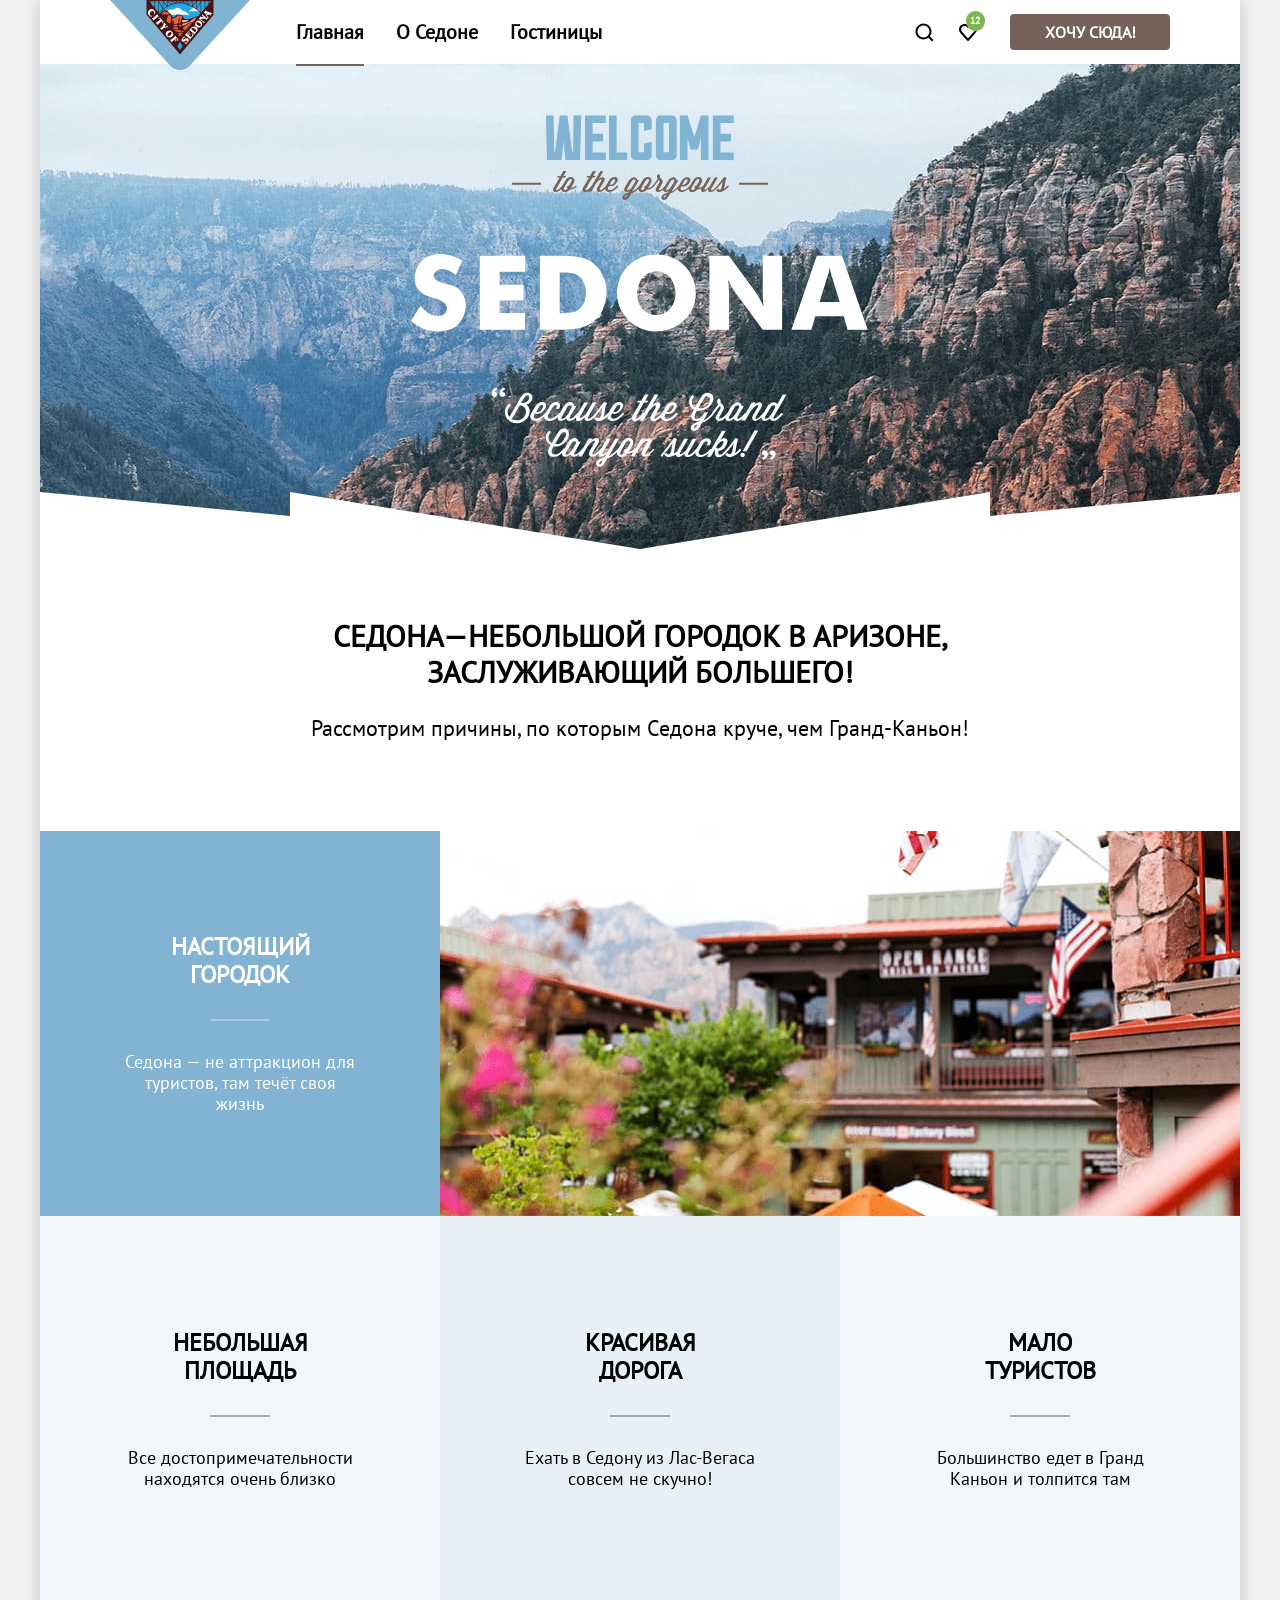
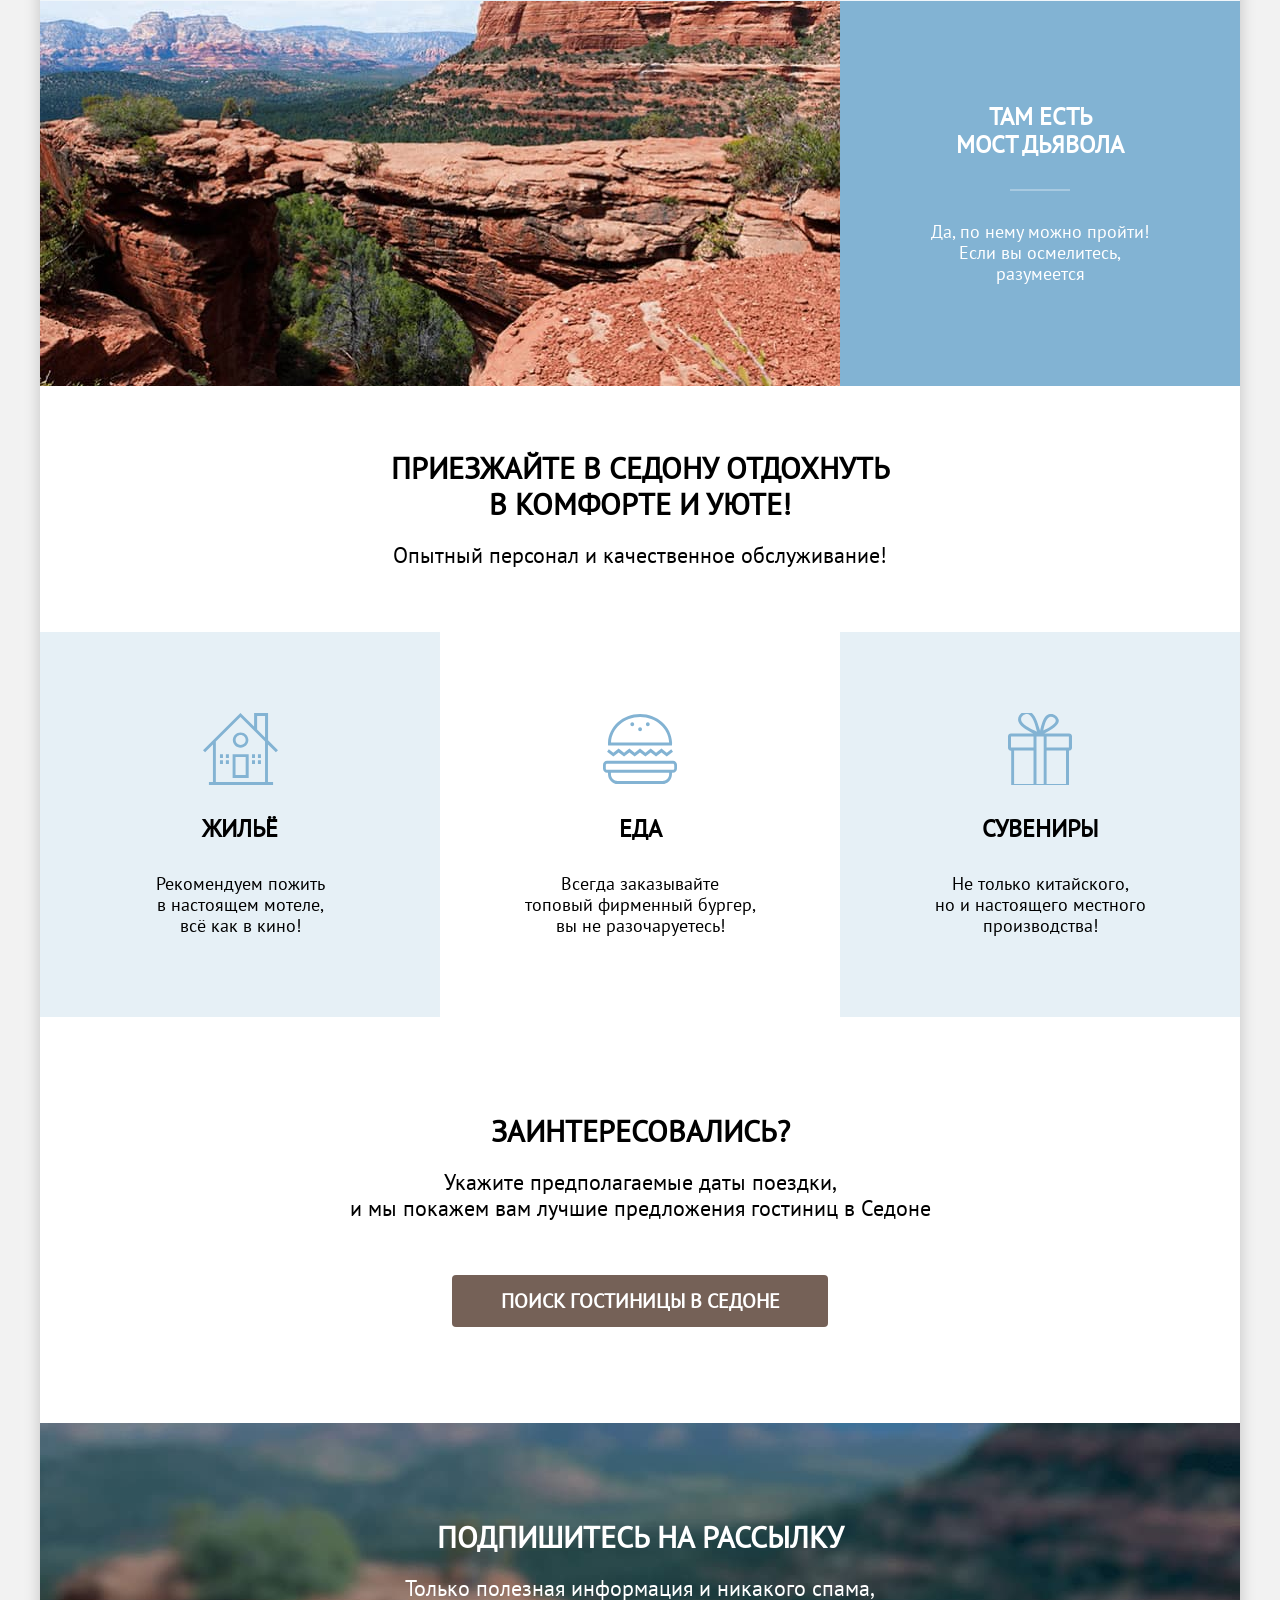
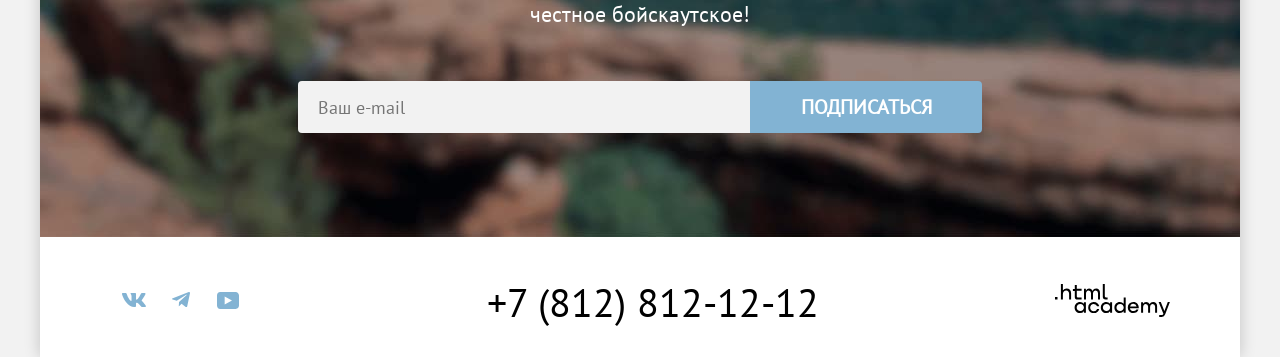
<file: index.html>
<!DOCTYPE html>
<html lang="ru">

<head>
  <meta charset="utf-8">
  <link rel="stylesheet" href="styles/styles.css">
  <title>Седона</title>
  <link rel="icon" href="favicon.svg" sizes="32x32">
</head>

<body>
  <header class="page_header">
    <nav class="navigation">
      <a class="navigation_logo" href="index.html">
        <img class="navigation_logo_img" src="images/header_logo.svg" width="140" height="70" alt="Логотип Седоны">
      </a>

      <!-- Блок навигации -->

      <ul class="navigation_list">
        <li class="navigation_item">
          <a class="navigation_link navigation_link_current" href="index.html" aria-current="page">Главная</a>
        </li>
        <li class="navigation_item">
          <a class="navigation_link" href="#">О Седоне</a>
        </li>
        <li class="navigation_item">
          <a class="navigation_link" href="catalog.html">Гостиницы</a>
        </li>
      </ul>

      <!-- Блок пользователя -->

      <ul class="navigation_user">
        <li class="navigation_item">
          <a class="navigation_link search" href="#">
            <svg class="icon_svg" aria-hidden="true" focusable="false" xmlns="http://www.w3.org/2000/svg" width="20" height="20" fill="none" viewBox="0 0 20 20">
              <path fill="#000" d="m19.5 18.008-3.7-3.68c1-1.292 1.7-2.983 1.7-4.872 0-4.376-3.6-7.956-8-7.956s-8 3.68-8 8.055c0 4.376 3.6 7.956 8 7.956 1.8 0 3.5-.597 4.9-1.69l3.7 3.679zm-10-2.486c-3.3 0-6-2.685-6-5.967s2.7-5.967 6-5.967 6 2.685 6 5.967-2.7 5.967-6 5.967"/>
            </svg>
            <span class="visually_hidden">Поиск</span>
          </a>
        </li>
        <li class="navigation_item">
          <a class="navigation_link favourite" href="#">
            <svg class="icon_svg" aria-hidden="true" focusable="false" width="20" height="20" viewBox="0 0 20 20" fill="none" xmlns="http://www.w3.org/2000/svg">
              <path d="M9.9 19C9.6 19 9.3 18.9 9.1 18.6C3.7 12.5 2.4 11.1 2.1 10.7C1.4 9.8 1 8.6 1 7.4C1 4.4 3.4 2 6.5 2C7.8 2 9 2.5 10 3.3C11 2.5 12.3 2 13.5 2C16.5 2 19 4.4 19 7.4C19 8.7 18.5 9.9 17.7 10.8L10.7 18.7C10.5 18.9 10.3 19 9.9 19ZM3.9 9.5C4.2 9.9 7.4 13.5 10 16.4L16.2 9.4C16.7 8.9 16.9 8.2 16.9 7.4C16.9 5.6 15.4 4.1 13.6 4.1C12.6 4.1 11.6 4.6 10.9 5.4C10.6 5.7 10.3 5.8 10 5.8C9.7 5.8 9.4 5.6 9.2 5.4C8.5 4.6 7.5 4.1 6.5 4.1C4.7 4.1 3.2 5.6 3.2 7.4C3.1 8.3 3.5 9 3.9 9.5C3.8 9.5 3.8 9.5 3.9 9.5Z" fill="black"/>
            </svg>
            <span class="visually_hidden">Отелей в избранном:</span>
            <span class="favourites_counter">12</span>
          </a>

          <div class="popover popover_favourite">
            <div class="popover_content">
              <h2 class="popover_title">Отели в избранном</h2>

              <button type="button" class="popover_close_button">
                <svg class="icon_svg popover_favourite_svg" aria-hidden="true" focusable="false" width="20" height="20" viewBox="0 0 20 20" fill="none" xmlns="http://www.w3.org/2000/svg">
                  <path d="M9.9 19C9.6 19 9.3 18.9 9.1 18.6C3.7 12.5 2.4 11.1 2.1 10.7C1.4 9.8 1 8.6 1 7.4C1 4.4 3.4 2 6.5 2C7.8 2 9 2.5 10 3.3C11 2.5 12.3 2 13.5 2C16.5 2 19 4.4 19 7.4C19 8.7 18.5 9.9 17.7 10.8L10.7 18.7C10.5 18.9 10.3 19 9.9 19ZM3.9 9.5C4.2 9.9 7.4 13.5 10 16.4L16.2 9.4C16.7 8.9 16.9 8.2 16.9 7.4C16.9 5.6 15.4 4.1 13.6 4.1C12.6 4.1 11.6 4.6 10.9 5.4C10.6 5.7 10.3 5.8 10 5.8C9.7 5.8 9.4 5.6 9.2 5.4C8.5 4.6 7.5 4.1 6.5 4.1C4.7 4.1 3.2 5.6 3.2 7.4C3.1 8.3 3.5 9 3.9 9.5C3.8 9.5 3.8 9.5 3.9 9.5Z" fill="black"/>
                </svg>
                <span class="visually_hidden">Отелей в избранном:</span>
                <span class="favourites_counter popover_favourite_counter">3</span>
                <span class="visually_hidden">Скрыть поповер</span>
              </button>

              <ul class="popover_favourite_list">
                <li class="popover_favourite_item">
                  <a href="#" class="popover_favourite_item_link_title">
                    <h3 class="popover_favourite_item_title">Azimut hotel</h3>
                  </a>
                  <span class="popover_favourite_item_price">Номер от 2000 ₽</span>
                  <button class="button_delete_favourite" type="button">
                    <svg xmlns="http://www.w3.org/2000/svg" width="16" height="16" viewBox="0 0 16 16"><g clip-path="url(#a)"><path fill-rule="evenodd" d="m3.42 1 .283-.496L3.991 0h8.018l.288.504.284.496h3.048l-.136 1.12-1.577 13-.107.88H2.191l-.107-.88-1.577-13L.372 1H3.42m.543 13L2.63 3h10.743l-1.335 11zm5.04-9.071-.5 7 1.995.142.5-7zm-3.5 7.142-.5-7 1.995-.142.5 7z" clip-rule="evenodd"/></g><defs><clipPath id="a"><path fill="#fff" d="M0 0h16v16H0z"/></clipPath></defs></svg>
                    <span class="visually_hidden">Удалить из избранного</span>
                  </button>
                </li>

                <li class="popover_favourite_item">
                  <a href="#" class="popover_favourite_item_link_title">
                    <h3 class="popover_favourite_item_title">Villas at Poco Diablo</h3>
                  </a>
                  <span class="popover_favourite_item_price">Номер от 5000 ₽</span>
                  <button class="button_delete_favourite" type="button">
                    <svg xmlns="http://www.w3.org/2000/svg" width="16" height="16" viewBox="0 0 16 16"><g clip-path="url(#a)"><path fill-rule="evenodd" d="m3.42 1 .283-.496L3.991 0h8.018l.288.504.284.496h3.048l-.136 1.12-1.577 13-.107.88H2.191l-.107-.88-1.577-13L.372 1H3.42m.543 13L2.63 3h10.743l-1.335 11zm5.04-9.071-.5 7 1.995.142.5-7zm-3.5 7.142-.5-7 1.995-.142.5 7z" clip-rule="evenodd"/></g><defs><clipPath id="a"><path fill="#fff" d="M0 0h16v16H0z"/></clipPath></defs></svg>
                    <span class="visually_hidden">Удалить из избранного</span>
                  </button>
                </li>

                <li class="popover_favourite_item">
                  <a href="#" class="popover_favourite_item_link_title">
                    <h3 class="popover_favourite_item_title">Amara Resort &amp; Spa</h3>
                  </a>
                  <span class="popover_favourite_item_price">Номер от 4000 ₽</span>
                  <button class="button_delete_favourite" type="button">
                    <svg xmlns="http://www.w3.org/2000/svg" width="16" height="16" viewBox="0 0 16 16"><g clip-path="url(#a)"><path fill-rule="evenodd" d="m3.42 1 .283-.496L3.991 0h8.018l.288.504.284.496h3.048l-.136 1.12-1.577 13-.107.88H2.191l-.107-.88-1.577-13L.372 1H3.42m.543 13L2.63 3h10.743l-1.335 11zm5.04-9.071-.5 7 1.995.142.5-7zm-3.5 7.142-.5-7 1.995-.142.5 7z" clip-rule="evenodd"/></g><defs><clipPath id="a"><path fill="#fff" d="M0 0h16v16H0z"/></clipPath></defs></svg>
                    <span class="visually_hidden">Удалить из избранного</span>
                  </button>
                </li>
              </ul>
            </div>
          </div>

        </li>
        <a class="navigation_button button_brown" href="#">
          <span>Хочу сюда!</span>
        </a>
      </ul>
    </nav>
  </header>

  <main class="main_container main_page">

    <!-- Приветствие -->

    <section class="page_welcome">
      <h1 class="visually_hidden">Сайт города Седона</h1>
      <img class="welcome" src="images/welcome.svg" width="458" height="352" alt="Welcome to the gorgeous Sedona, because the Grand Canyon sucks!">
    </section>

    <!-- Преимущества -->

    <section class="advantages">

      <div class="advantages_title_wrap">
        <h2 class="advantages_title block_title">Седона—небольшой городок в Аризоне,<br> заслуживающий большего!</h2>
        <p class="advantages_description block_description">Рассмотрим причины, по которым Седона круче, чем Гранд-Каньон!</p>
      </div>

      <ul class="advantages_list">
        <li class="advantages_item advantages_item_blue">
          <div class="advantages_wrap">
            <h3 class="advantages_item_title item_title item_title_img">Настоящий<br> городок</h3>
            <p class="advantages_item_description item_description">Седона — не аттракцион для<br> туристов, там течёт своя<br> жизнь</p>
          </div>
        </li>
        <img class="advantages_img_1" src="images/street.jpg" width="800" height="385" alt="Улица Седоны">

          <li class="advantages_item advantages_item_light">
            <div class="advantages_wrap">
              <h3 class="advantages_item_title item_title">Небольшая<br> площадь</h3>
              <p class="advantages_item_description item_description">Все достопримечательности<br> находятся очень близко</p>
            </div>
          </li>
          <li class="advantages_item advantages_item_light_blue">
            <div class="advantages_wrap">
              <h3 class="advantages_item_title item_title">Красивая<br> дорога</h3>
              <p class="advantages_item_description item_description">Ехать в Седону из Лас-Вегаса<br> совсем не скучно!</p>
            </div>
          </li>
          <li class="advantages_item advantages_item_light">
            <div class="advantages_wrap">
              <h3 class="advantages_item_title item_title">Мало<br> туристов</h3>
              <p class="advantages_item_description item_description">Большинство едет в Гранд<br> Каньон и толпится там</p>
            </div>
          </li>

        <img class="advantages_img_2" src="images/bridge.jpg" width="800" height="385" alt="Мост Дьявола">
        <li class="advantages_item advantages_item_blue">
          <div class="advantages_wrap">
            <h3 class="advantages_item_title item_title item_title_img">Там есть<br> Мост Дьявола</h3>
            <p class="advantages_item_description item_description">Да, по нему можно пройти!<br> Если вы осмелитесь,<br> разумеется</p>
          </div>
        </li>
      </ul>
    </section>

    <!-- Предоставляемые услуги -->

    <section class="services">
      <div class="services_title_wrap">
        <h2 class="services_title block_title">Приезжайте в Седону отдохнуть<br> в комфорте и уюте!</h2>
        <p class="services_description block_description">Опытный персонал и качественное обслуживание!</p>
      </div>
      <ul class="services_list">
        <li class="services_item">
          <h3 class="services_item_title item_title">Жильё</h3>
          <p class="services_item_description item_description">Рекомендуем пожить<br> в настоящем мотеле,<br> всё как в кино!</p>
        </li>

        <li class="services_item">
          <h3 class="services_item_title item_title">Еда</h3>
          <p class="services_item_description item_description">Всегда заказывайте<br> топовый фирменный бургер,<br> вы не разочаруетесь!</p>
        </li>

        <li class="services_item">
          <h3 class="services_item_title item_title">Сувениры</h3>
          <p class="services_item_description item_description">Не только китайского,<br> но и настоящего местного<br> производства!</p>
        </li>
      </ul>
    </section>

    <!-- Поиск гостиниц -->

    <section class="hotels_search">
      <h2 class="search_title block_title">Заинтересовались?</h2>
      <p class="search_text block_description">Укажите предполагаемые даты поездки,<br>и мы покажем вам лучшие предложения гостиниц в Седоне</p>
      <button class="btn button_search button_brown" type="button">Поиск гостиницы в Седоне</button>
    </section>

    <!-- Рассылка -->

    <section class="subscribe page_subscribe">
      <h2 class="subscribe_title block_title">Подпишитесь на рассылку</h2>
      <p class="subscribe_text block_description">Только полезная информация и никакого спама,<br> честное бойскаутское!</p>
      <form class="subscribe_form" action="https://echo.htmlacademy.ru/" method="post">
        <p class="subscribe_input">
          <label class="visually_hidden" for="subscribe_field" required>Введите Ваш E-mail</label>
          <input class="input subscribe_field" type="email" name="subscribe_email" placeholder="Ваш e-mail" id="subscribe_field" required>
        </p>
        <button class="btn subscribe_button button_blue" type="submit">Подписаться</button>
      </form>
    </section>
  </main>

  <!-- Подвал сайта -->

  <footer class="page-footer">
    <section class="social">
      <h2 class="visually_hidden">Мы в социальных сетях</h2>
      <ul class="social_list">
        <li class="social_item">
          <a class="social_button button_vk" href="https://vk.com/htmlacademy">
            <svg class="icon_svg" aria-hidden="true" focusable="false" xmlns="http://www.w3.org/2000/svg" width="24" height="14" viewBox="0 0 24 14">
              <path fill-rule="evenodd" d="M23.45.948c.166-.546 0-.948-.795-.948H20.03c-.668 0-.976.347-1.143.73 0 0-1.335 3.196-3.226 5.272-.612.602-.89.793-1.224.793-.167 0-.418-.191-.418-.738V.948c0-.656-.184-.948-.74-.948H9.151c-.417 0-.668.304-.668.593 0 .621.946.765 1.043 2.513v3.798c0 .833-.153.984-.487.984-.89 0-3.055-3.211-4.34-6.885C4.45.288 4.198 0 3.527 0H.9C.15 0 0 .347 0 .73c0 .682.89 4.07 4.145 8.551C6.315 12.341 9.37 14 12.153 14c1.669 0 1.875-.368 1.875-1.003v-2.313c0-.737.158-.884.687-.884.39 0 1.057.192 2.615 1.667C19.11 13.216 19.403 14 20.405 14h2.625c.75 0 1.126-.368.91-1.096-.238-.724-1.088-1.775-2.215-3.022-.612-.71-1.53-1.475-1.809-1.858-.389-.491-.278-.71 0-1.147 0 0 3.2-4.426 3.533-5.929z" clip-rule="evenodd"/>
            </svg>
            <span class="visually_hidden">VKontakte</span>
          </a>
        </li>

        <li class="social_item">
          <a class="social_button button_tg" href="https://t.me/htmlacademy">
            <svg class="icon_svg" aria-hidden="true" focusable="false" xmlns="http://www.w3.org/2000/svg" width="18" height="16" viewBox="0 0 18 16">
              <path d="M16.785.1.84 6.247C-.248 6.685-.24 7.292.64 7.563L4.735 8.84l9.472-5.976c.448-.273.857-.126.52.172L7.054 9.962H7.05h.002l-.283 4.22c.414 0 .597-.19.829-.413l1.988-1.934 4.136 3.055c.762.42 1.31.204 1.5-.706L17.938 1.39c.278-1.114-.425-1.619-1.153-1.29"/>
            </svg>
            <span class="visually_hidden">Telegram</span>
          </a>
        </li>

        <li class="social_item">
          <a class="social_button button_youtube" href="https://www.youtube.com/user/htmlacademyru">
            <svg class="icon_svg" aria-hidden="true" focusable="false" xmlns="http://www.w3.org/2000/svg" width="22" height="17" viewBox="0 0 22 17">
              <path d="M18.607 0H3.174C1.314 0 0 1.594 0 3.4v10.094C0 15.406 1.313 17 3.174 17h15.652C20.468 17 22 15.406 22 13.6V3.4C21.781 1.594 20.468 0 18.607 0M7.662 12.538V4.463L14.995 8.5z"/>
            </svg>
            <span class="visually_hidden">YouTube</span>
          </a>
        </li>
      </ul>
    </section>

    <a class="footer_contact_phone" href="tel:+78128121212">+7 (812) 812-12-12</a>

    <a class="htmlacademy_link" href="https://htmlacademy.ru/intensive/htmlcss">
      <svg class="academy_logo" aria-hidden="true" focusable="false" xmlns="http://www.w3.org/2000/svg" width="115" height="33" viewBox="0 0 115 33">
        <path d="M0 12.9v2.6h2.5v-2.6zM11.6 4.5Q9.2 4.6 8 6.2h-.1V0h-2v15.5h2v-5.3c0-2.1 1.3-3.6 3.3-3.6 1.8 0 2.9 1.4 2.9 3.2v5.7h2V9.4c.1-3-1.8-4.9-4.5-4.9M26.6 4.8h-4.8V1.1h-2v3.8h-1.9v2h1.9v6q0 2.6 2.7 2.7h4.1v-2h-3.7q-1 0-1.1-1.1V6.8h4.8zM41.1 4.6q-2.5 0-3.5 2.1h-.1a4 4 0 0 0-3.4-2.1Q32 4.8 31 6.4h-.1V4.8H29v10.6h2V10c0-2 1-3.5 2.6-3.5q2.3.1 2.4 2.6v6.3h2V9.8c0-2.4 1.4-3.3 2.6-3.3q2.3.1 2.4 2.6v6.3h2V8.9c.1-2.5-1.4-4.3-3.9-4.3M47.8 12.7q0 2.6 2.8 2.7h2v-2h-1.7q-1 0-1.1-1.1V0h-2zM28.9 19.7a5 5 0 0 0-3.9-1.8c-3.1 0-5.4 2.3-5.4 5.6s2.3 5.6 5.4 5.6q2.7-.1 3.8-1.9h.1v1.6h2V18.2h-2zm-3.6 7.4a3.5 3.5 0 0 1-3.6-3.6c0-2 1.4-3.6 3.6-3.6s3.6 1.6 3.6 3.6c0 1.9-1.4 3.6-3.6 3.6M44.2 22c-.5-2.4-2.6-4.1-5.4-4.1a5.4 5.4 0 0 0-5.6 5.6c0 3.1 2.2 5.6 5.6 5.6 2.8 0 4.9-1.8 5.4-4.2h-2.1a3.4 3.4 0 0 1-3.3 2.3 3.5 3.5 0 0 1-3.6-3.6c0-2 1.4-3.6 3.6-3.6q2.5.2 3.3 2.2h2.1zM55.1 19.7a5 5 0 0 0-3.9-1.8c-3.1 0-5.4 2.3-5.4 5.6s2.3 5.6 5.4 5.6q2.7-.1 3.8-1.9h.1v1.6h2V18.2h-2zm-3.6 7.4a3.5 3.5 0 0 1-3.6-3.6c0-2 1.4-3.6 3.6-3.6s3.6 1.6 3.6 3.6c0 1.9-1.5 3.6-3.6 3.6M68.7 19.8a5 5 0 0 0-3.9-1.9c-3.1 0-5.4 2.3-5.4 5.6s2.2 5.6 5.4 5.6q2.6-.1 3.8-1.8h.1v1.5h2V13.4h-2zm-3.6 7.3a3.5 3.5 0 0 1-3.6-3.6c0-2 1.4-3.6 3.6-3.6s3.6 1.6 3.6 3.6c-.1 2-1.5 3.6-3.6 3.6M78.3 17.9a5.4 5.4 0 0 0-5.5 5.6c0 3 2.1 5.6 5.5 5.6 2.5 0 4.5-1.3 5.2-3.6h-2.1q-.8 1.6-3 1.6c-1.9 0-3.3-1.3-3.4-2.9h8.8c.2-3.6-2-6.3-5.5-6.3m0 1.9q2.7.1 3.3 2.6h-6.5a3 3 0 0 1 3.2-2.6M98.2 17.9a4 4 0 0 0-3.6 2h-.1q-1-1.9-3.4-2-2.2 0-3.1 1.8v-1.5h-1.9v10.6h2v-5.4q.1-3.2 2.6-3.5 2.3.1 2.4 2.6v6.3h2v-5.6c0-2.4 1.4-3.3 2.6-3.3q2.3.1 2.4 2.6v6.3h2v-6.5c.1-2.6-1.4-4.4-3.9-4.4M109.4 27l-3.6-8.9h-2.2l4.8 11.6q-.3 1.3-1.7 1.2h-2.5v2h2.5q2.6 0 3.5-2.6l4.7-12.2h-2.1z"/>
      </svg>
      <span class="visually_hidden">Логотип сайта разработчика HTML Academy</span>
    </a>
  </footer>

  <div class="modal_container modal_container_close">
    <div class="modal_checkin">
      <section class="modal_content">
        <h2 class="modal_title">Поиск гостиницы в Седоне</h2>

        <form class="form_checkin" action="https://echo.htmlacademy.ru/" method="post">
          <div class="field_group">
            <label class="checkin_label" for="date_checkin">Дата заезда:</label>
            <input type="text" class="checkin_input" id="date_checkin" name="date_checkin" placeholder="Укажите дату заезда" value="27 апреля 2020" required>
            <span class="checkin_note error">Мы не можем отправить вас в прошлое.</span>
          </div>
          <div class="field_group">
            <label class="checkin_label" for="date_departure">Дата выезда:</label>
            <input type="text" class="checkin_input" id="date_departure" name="date_departure" placeholder="Укажите дату выезда" value="1 сентября 2023" required>
            <span class="checkin_note">На эти даты есть свободные номера. Пока есть.</span>
          </div>
          <div class="field_group">
            <label class="checkin_label" for="number_adults">Взрослые:</label>
            <div class="number_input_wrap">
              <button type="button" class="button_number_control button_number_less">
                <span class="visually_hidden">Уменьшить количество</span>
                <svg aria-hidden="true" focusable="false" xmlns="http://www.w3.org/2000/svg" width="14" height="2" viewBox="0 0 14 2"><path d="M0 0v2h14V0z"/></svg>
              </button>
              <input type="number" class="number_input" id="number_adults" name="number_adults" value="2">
              <button type="button" class="button_number_control button_number_more">
                <span class="visually_hidden">Увеличить количество</span>
                <svg aria-hidden="true" focusable="false" xmlns="http://www.w3.org/2000/svg" width="14" height="14" viewBox="0 0 14 14"><path d="M14 6H8V0H6v6H0v2h6v6h2V8h6z"/></svg>
              </button>
            </div>
          </div>
          <div class="field_group">
            <span class="checkin_label children_label">
              <label class="checkin_label" for="number_children">Дети:</label>
              <span class="tooltip">
                <button type="button" class="tooltip_toggle" aria-labelledby="tooltip-label-date">
                  <svg class="tooltip_icon" xmlns="http://www.w3.org/2000/svg" width="26" height="26" viewBox="0 0 26 26"><circle cx="13" cy="13" r="13" fill="#83b3d3"/><path fill="#fff" fill-rule="evenodd" d="M12 7h2v2h-2zm2 12h-2v-9h2z" clip-rule="evenodd"/></svg>
                </button>
                <span class="tooltip_text" role="tooltip" id="tooltip-label-date">Укажите количество детей, которые будут с вами, возраст которых от 6 до 18 лет. Дети до 6 лет размещаются бесплатно.</span>
              </span>
            </span>
            <div class="number_input_wrap">
              <button type="button" class="button_number_control button_number_less">
                <span class="visually_hidden">Уменьшить количество</span>
                <svg aria-hidden="true" focusable="false" xmlns="http://www.w3.org/2000/svg" width="14" height="2" viewBox="0 0 14 2"><path d="M0 0v2h14V0z"/></svg>
              </button>
              <input type="number" class="number_input" id="number_children" name="number_children" value="2">
              <button type="button" class="button_number_control button_number_more">
                <span class="visually_hidden">Увеличить количество</span>
                <svg aria-hidden="true" focusable="false" xmlns="http://www.w3.org/2000/svg" width="14" height="14" viewBox="0 0 14 14"><path d="M14 6H8V0H6v6H0v2h6v6h2V8h6z"/></svg>
              </button>
            </div>
          </div>

          <a class="modal_search button_blue" href="#">Найти</a>
        </form>
      </section>
      <button type="button" class="modal_button_close">
        <span class="visually_hidden">Закрыть модальное окно</span>
      </button>
    </div>
  </div>
</body>

</html>
</file>
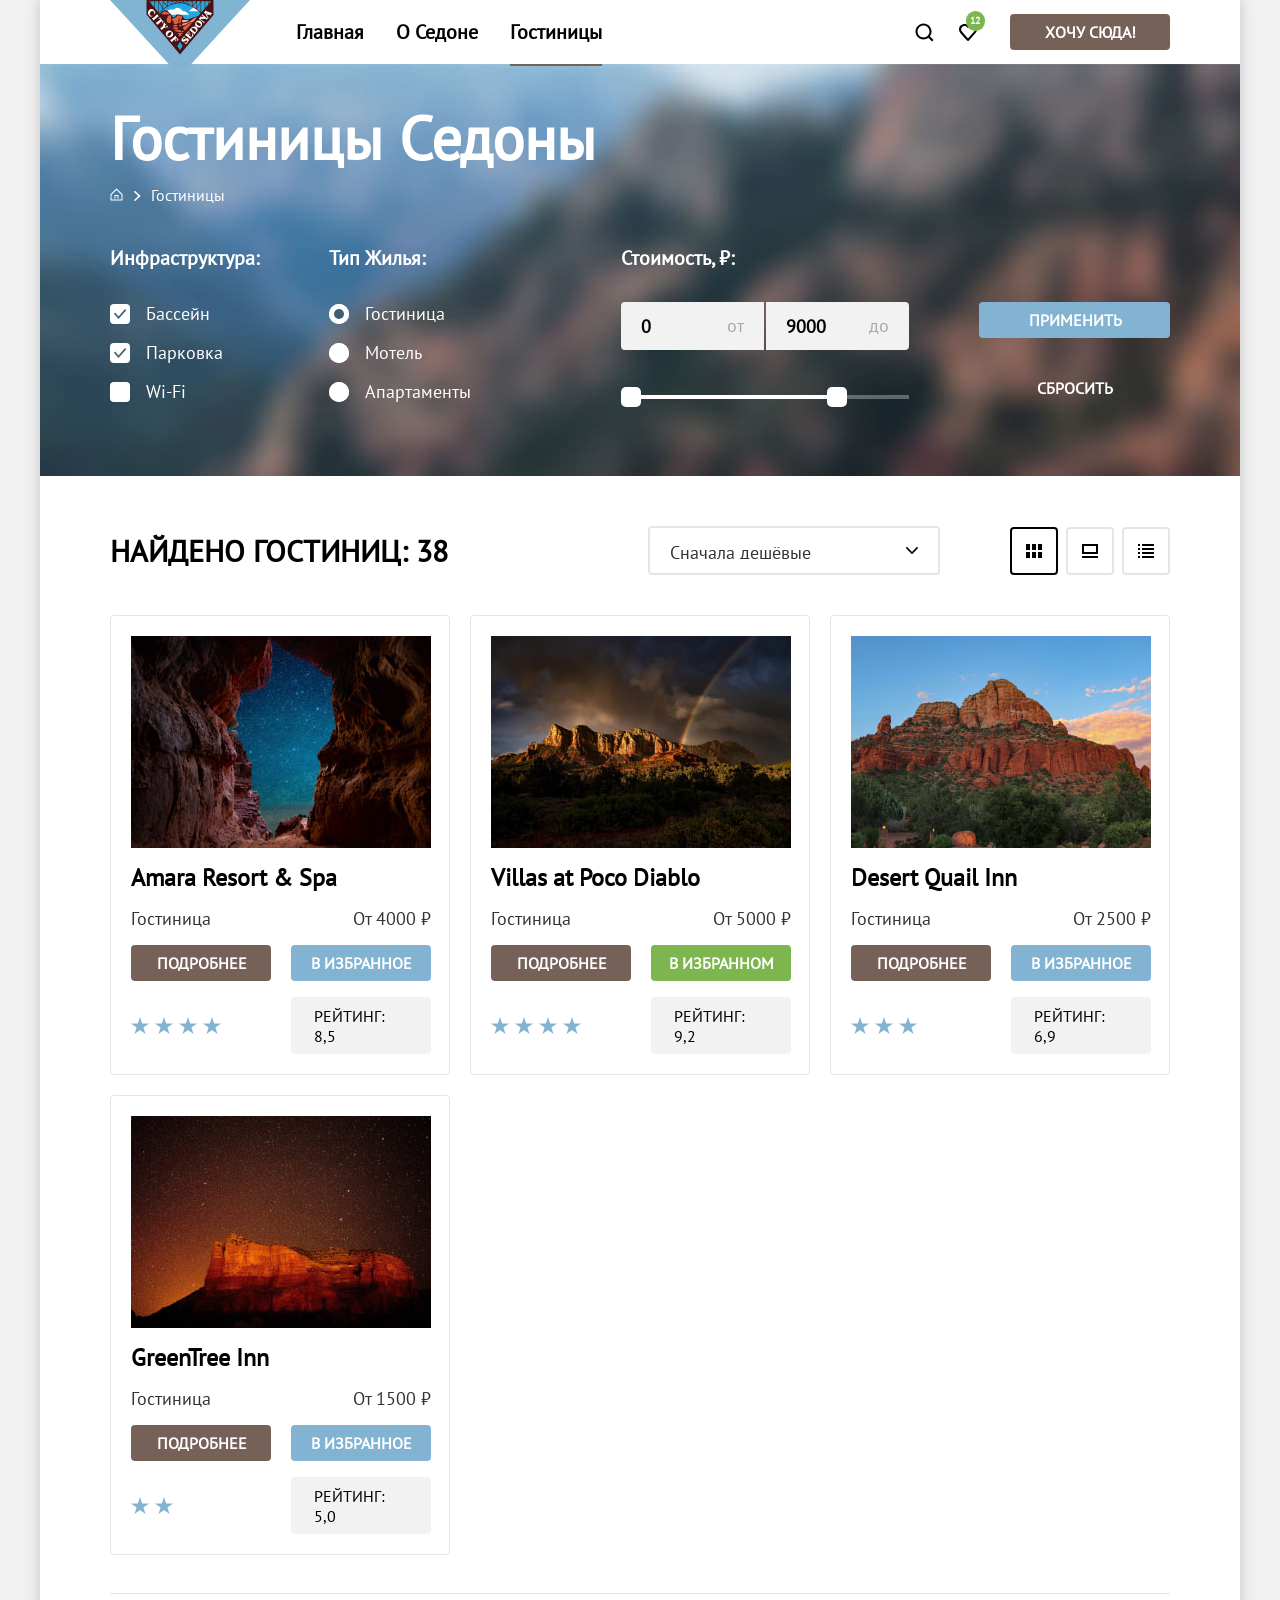
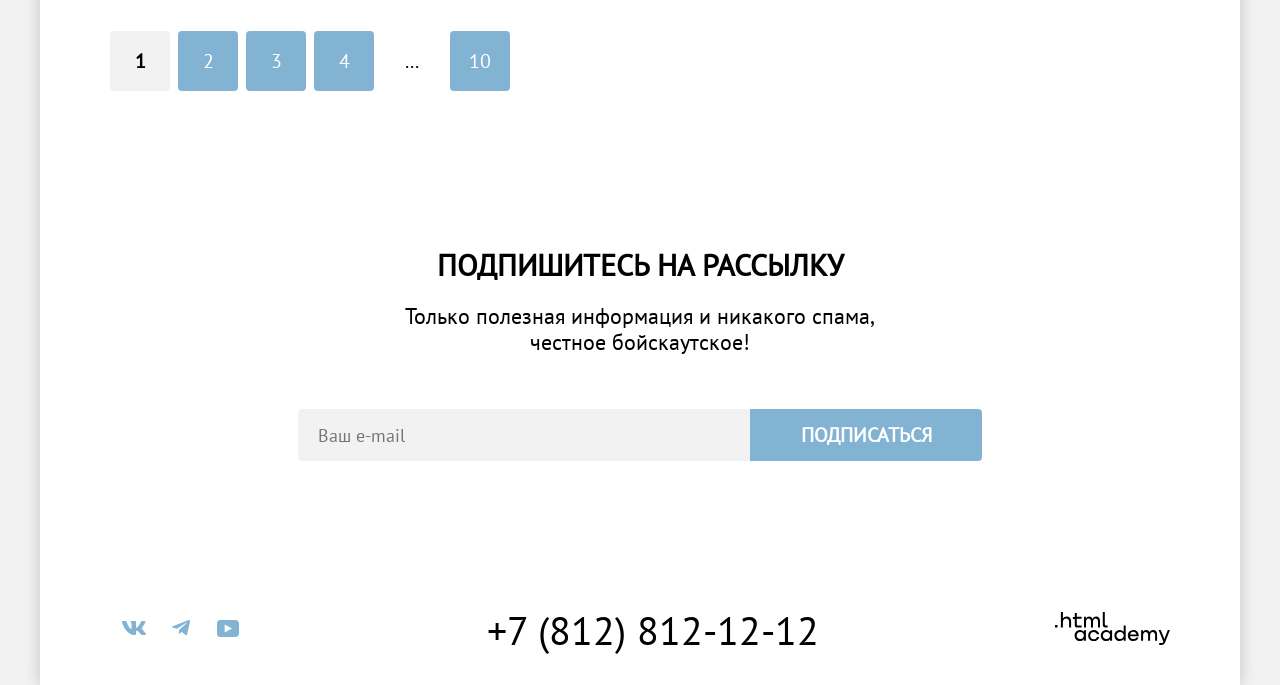
<file: catalog.html>
<!DOCTYPE html>
<html lang="ru">

<head>
  <meta charset="utf-8">
  <link rel="stylesheet" href="styles/styles.css">
  <title>Седона</title>
  <link rel="icon" href="favicon.svg" sizes="32x32">
</head>

<body>
  <header class="page_header">
    <nav class="navigation">
      <a class="navigation_logo" href="catalog.html">
        <img class="header_logo" src="images/header_logo.svg" width="140" height="70"
          alt="Логотип «Седона» в шапке сайта">
      </a>

      <!-- Блок навигации -->

      <ul class="navigation_list">
        <li class="navigation_item">
          <a class="navigation_link" href="index.html">Главная</a>
        </li>
        <li class="navigation_item">
          <a class="navigation_link" href="#">О Седоне</a>
        </li>
        <li class="navigation_item">
          <a class="navigation_link navigation_link_current" aria_current="page">Гостиницы</a>
        </li>
      </ul>

      <!-- Блок пользователя -->

      <ul class="navigation_user">
        <li class="navigation_item">
          <a class="navigation_link search" href="#">
            <svg class="icon_svg" aria-hidden="true" focusable="false" xmlns="http://www.w3.org/2000/svg" width="20" height="20" fill="none" viewBox="0 0 20 20">
              <path fill="#000" d="m19.5 18.008-3.7-3.68c1-1.292 1.7-2.983 1.7-4.872 0-4.376-3.6-7.956-8-7.956s-8 3.68-8 8.055c0 4.376 3.6 7.956 8 7.956 1.8 0 3.5-.597 4.9-1.69l3.7 3.679zm-10-2.486c-3.3 0-6-2.685-6-5.967s2.7-5.967 6-5.967 6 2.685 6 5.967-2.7 5.967-6 5.967"/>
            </svg>
            <span class="visually_hidden">Поиск</span>
          </a>
        </li>
        <li class="navigation_item">
          <a class="navigation_link favourite" href="#">
            <svg class="icon_svg" aria-hidden="true" focusable="false" width="20" height="20" viewBox="0 0 20 20" fill="none" xmlns="http://www.w3.org/2000/svg">
              <path d="M9.9 19C9.6 19 9.3 18.9 9.1 18.6C3.7 12.5 2.4 11.1 2.1 10.7C1.4 9.8 1 8.6 1 7.4C1 4.4 3.4 2 6.5 2C7.8 2 9 2.5 10 3.3C11 2.5 12.3 2 13.5 2C16.5 2 19 4.4 19 7.4C19 8.7 18.5 9.9 17.7 10.8L10.7 18.7C10.5 18.9 10.3 19 9.9 19ZM3.9 9.5C4.2 9.9 7.4 13.5 10 16.4L16.2 9.4C16.7 8.9 16.9 8.2 16.9 7.4C16.9 5.6 15.4 4.1 13.6 4.1C12.6 4.1 11.6 4.6 10.9 5.4C10.6 5.7 10.3 5.8 10 5.8C9.7 5.8 9.4 5.6 9.2 5.4C8.5 4.6 7.5 4.1 6.5 4.1C4.7 4.1 3.2 5.6 3.2 7.4C3.1 8.3 3.5 9 3.9 9.5C3.8 9.5 3.8 9.5 3.9 9.5Z" fill="black"/>
            </svg>
            <span class="visually_hidden">Отелей в избранном:</span>
            <span class="favourites_counter">12</span>
          </a>

          <div class="popover popover_favourite">
            <div class="popover_content">
              <h2 class="popover_title">Отели в избранном</h2>

              <button type="button" class="popover_close_button">
                <svg class="icon_svg popover_favourite_svg" aria-hidden="true" focusable="false" width="20" height="20" viewBox="0 0 20 20" fill="none" xmlns="http://www.w3.org/2000/svg">
                  <path d="M9.9 19C9.6 19 9.3 18.9 9.1 18.6C3.7 12.5 2.4 11.1 2.1 10.7C1.4 9.8 1 8.6 1 7.4C1 4.4 3.4 2 6.5 2C7.8 2 9 2.5 10 3.3C11 2.5 12.3 2 13.5 2C16.5 2 19 4.4 19 7.4C19 8.7 18.5 9.9 17.7 10.8L10.7 18.7C10.5 18.9 10.3 19 9.9 19ZM3.9 9.5C4.2 9.9 7.4 13.5 10 16.4L16.2 9.4C16.7 8.9 16.9 8.2 16.9 7.4C16.9 5.6 15.4 4.1 13.6 4.1C12.6 4.1 11.6 4.6 10.9 5.4C10.6 5.7 10.3 5.8 10 5.8C9.7 5.8 9.4 5.6 9.2 5.4C8.5 4.6 7.5 4.1 6.5 4.1C4.7 4.1 3.2 5.6 3.2 7.4C3.1 8.3 3.5 9 3.9 9.5C3.8 9.5 3.8 9.5 3.9 9.5Z" fill="black"/>
                </svg>
                <span class="visually_hidden">Отелей в избранном:</span>
                <span class="favourites_counter popover_favourite_counter">3</span>
                <span class="visually_hidden">Скрыть поповер</span>
              </button>

              <ul class="popover_favourite_list">
                <li class="popover_favourite_item">
                  <a href="#" class="popover_favourite_item_link_title">
                    <h3 class="popover_favourite_item_title">Azimut hotel</h3>
                  </a>
                  <span class="popover_favourite_item_price">Номер от 2000 ₽</span>
                  <button class="button_delete_favourite" type="button">
                    <svg xmlns="http://www.w3.org/2000/svg" width="16" height="16" viewBox="0 0 16 16"><g clip-path="url(#a)"><path fill-rule="evenodd" d="m3.42 1 .283-.496L3.991 0h8.018l.288.504.284.496h3.048l-.136 1.12-1.577 13-.107.88H2.191l-.107-.88-1.577-13L.372 1H3.42m.543 13L2.63 3h10.743l-1.335 11zm5.04-9.071-.5 7 1.995.142.5-7zm-3.5 7.142-.5-7 1.995-.142.5 7z" clip-rule="evenodd"/></g><defs><clipPath id="a"><path fill="#fff" d="M0 0h16v16H0z"/></clipPath></defs></svg>
                    <span class="visually_hidden">Удалить из избранного</span>
                  </button>
                </li>

                <li class="popover_favourite_item">
                  <a href="#" class="popover_favourite_item_link_title">
                    <h3 class="popover_favourite_item_title">Villas at Poco Diablo</h3>
                  </a>
                  <span class="popover_favourite_item_price">Номер от 5000 ₽</span>
                  <button class="button_delete_favourite" type="button">
                    <svg xmlns="http://www.w3.org/2000/svg" width="16" height="16" viewBox="0 0 16 16"><g clip-path="url(#a)"><path fill-rule="evenodd" d="m3.42 1 .283-.496L3.991 0h8.018l.288.504.284.496h3.048l-.136 1.12-1.577 13-.107.88H2.191l-.107-.88-1.577-13L.372 1H3.42m.543 13L2.63 3h10.743l-1.335 11zm5.04-9.071-.5 7 1.995.142.5-7zm-3.5 7.142-.5-7 1.995-.142.5 7z" clip-rule="evenodd"/></g><defs><clipPath id="a"><path fill="#fff" d="M0 0h16v16H0z"/></clipPath></defs></svg>
                    <span class="visually_hidden">Удалить из избранного</span>
                  </button>
                </li>

                <li class="popover_favourite_item">
                  <a href="#" class="popover_favourite_item_link_title">
                    <h3 class="popover_favourite_item_title">Amara Resort &amp; Spa</h3>
                  </a>
                  <span class="popover_favourite_item_price">Номер от 4000 ₽</span>
                  <button class="button_delete_favourite" type="button">
                    <svg xmlns="http://www.w3.org/2000/svg" width="16" height="16" viewBox="0 0 16 16"><g clip-path="url(#a)"><path fill-rule="evenodd" d="m3.42 1 .283-.496L3.991 0h8.018l.288.504.284.496h3.048l-.136 1.12-1.577 13-.107.88H2.191l-.107-.88-1.577-13L.372 1H3.42m.543 13L2.63 3h10.743l-1.335 11zm5.04-9.071-.5 7 1.995.142.5-7zm-3.5 7.142-.5-7 1.995-.142.5 7z" clip-rule="evenodd"/></g><defs><clipPath id="a"><path fill="#fff" d="M0 0h16v16H0z"/></clipPath></defs></svg>
                    <span class="visually_hidden">Удалить из избранного</span>
                  </button>
                </li>
              </ul>
            </div>
          </div>

        </li>
        <a class="navigation_button button_brown" href="#">
          <span>Хочу сюда!</span>
        </a>
      </ul>
    </nav>
  </header>

  <main class="main_container main">
    <div class="filter_background_wrap">
      <header class="inner_header">
        <h1 class="inner-header_title">Гостиницы Седоны</h1>

        <!-- Хлебные крошки -->

        <ul class="breadcrumbs">
          <li class="breadcrumbs_item">
            <a class="breadcrumbs_link" href="index.html">
              <svg class="breadcrubms_icon" area-hidden="true" focusable="false" xmlns="http://www.w3.org/2000/svg" width="13" height="13">
                <path d="m6.5.5-6 5.8v6.2h12V6.3zm5 11h-10V6.7l5-4.8 5 4.8z"/>
                <path d="M4.5 10.5h1V8h2v2.5h1V7h-4z"/>
              </svg>
              <span class="visually_hidden">Главная страница</span>
            </a>
          </li>
          <li class="breadcrumbs_item">
            <a class="breadcrumbs_link breadcrumbs_current" href="catalog.html" aria-current="page">Гостиницы</a>
          </li>
        </ul>
      </header>

      <!-- Фильтры для поиска -->

      <section class="catalog_filter">
        <h2 class="visually_hidden">Фильтры для поиска гостиниц</h2>
        <form class="catalog_filter_form" action="https://echo.htmlacademy.ru/" method="get">
          <fieldset class="catalog_filter_group">
            <legend class="catalog_filter_title">Инфраструктура:</legend>
            <ul class="catalog_filter_list">
              <li class="catalog_filter_item">
                <input class="control_input control_check" type="checkbox" name="swimming_pool" id="swimming_pool" checked>
                <label class="control_label" for="swimming_pool">
                  <span class="control_description">Бассейн</span>
                </label>
              </li>
              <li class="catalog_filter_item">
                <input class="control_input control_check" type="checkbox" name="parking_place" id="parking" checked>
                <label class="control_label" for="parking">
                  <span class="control_description">Парковка</span>
                </label>
              </li>
              <li class="catalog_filter_item">
                <input class="control_input control_check" type="checkbox" name="Wi-Fi" id="Wi-Fi">
                <label class="control_label" for="Wi-Fi">
                  <span class="control_description">Wi-Fi</span>
                </label>
              </li>
            </ul>
          </fieldset>
          <fieldset class="catalog_filter_group">
            <legend class="catalog_filter_title">Тип Жилья:</legend>
            <ul class="catalog_filter_list">
              <li class="catalog_filter_item">
                <input class="control_input control_mark" type="radio" name="hotel_type" value="hotel" id="hotel" checked>
                <label class="control_label" for="hotel">
                  <span class="control_description">Гостиница</span>
                </label>
              </li>
              <li class="catalog_filter_item">
                <input class="control_input control_mark" type="radio" name="hotel_type" value="motel" id="motel">
                <label class="control_label" for="motel">
                  <span class="control_description">Мотель</span>
                </label>
              </li>
              <li class="catalog_filter_item">
                <input class="control_input control_mark" type="radio" name="hotel_type" value="apartment" id="apartment">
                <label class="control_label" for="apartment">
                  <span class="control_description">Апартаменты</span>
                </label>
              </li>
            </ul>
          </fieldset>

          <div class="price_wrap">
            <fieldset class="catalog_filter_group">
              <legend class="catalog_filter_title">Стоимость, ₽:</legend>
              <div class="control_wrap">
                <label class="control_price">
                  <input class="input price_control" type="number" value="0" placeholder="Введите минимальную стоимость">
                  <span class="price_description">от</span>
                </label>
                <label class="control_price">
                  <input class="input price_control" type="number" value="9000" placeholder="Введите максимальную стоимость">
                  <span class="price_description">до</span>
                </label>
              </div>
              <div class="range_scale">
                <div class="range_selection" style="left: 0; width: 226px">
                  <button type="button" class="range_toggler toggler_min" style="left: 0">
                    <span class="visually_hidden">Изменить минимальную стоимость</span>
                  </button>
                  <button type="button" class="range_toggler toggler_max" style="right: 0">
                    <span class="visually_hidden">Изменить максимальную стоимость</span>
                  </button>
                </div>
              </div>
            </fieldset>
          </div>
          <div class="button_wrap">
            <button class="btn button_apply button_blue" type="submit">Применить</button>
            <button class="btn button_reset" type="reset">Сбросить</button>
          </div>
        </form>
      </section>
    </div>

    <!-- Отображение каталога -->

    <section class="catalog_hotels">
      <div class="sort_wrap">
        <h2 class="catalog_hotels_title block_title">Найдено гостиниц: 38</h2>
        <select class="select_control" aria-label="Сортировка">
          <option value="cheap">Сначала дешёвые</option>
          <option value="expensive">Сначала дорогие</option>
          <option value="popular">Сначала популярные</option>
        </select>

        <!-- Сортировка -->

        <ul class="sort_list">
          <li class="sort_item">
            <a class="sort_link sort_link_current icon_tile" href="catalog.html?view=tile">
              <span class="visually_hidden">Отобразить каталог в виде плиток</span>
            </a>
          </li>
          <li class="sort_item">
            <a class="sort_link icon_card" href="catalog.html?view=card">
              <span class="visually_hidden">Отобразить каталог в виде карточек</span>
            </a>
          </li>
          <li class="sort_item">
            <a class="sort_link icon_list" href="catalog.html?view=list">
              <span class="visually_hidden">Отобразить каталог в виде списка</span>
            </a>
          </li>
        </ul>
      </div>

      <!-- Карточки гостиниц -->

      <ul class="hotels_list">
        <li class="hotels_card">
          <a href="#" class="hotels_link">
            <img class="hotels_image" src="images/catalog/amara_resort.jpg" width="300" height="212"
              alt="Звёздное небо в обрамлении скал">
          </a>
          <h3 class="hotels_title">Amara Resort &amp; Spa</h3>
          <span class="hotels_type">Гостиница</span>
          <span class="hotels_price">От 4000 ₽</span>
          <a class="hotels_button button_brown" href="#">Подробнее</a>
          <button class="btn button_favourites button_blue" type="button">В избранное</button>
          <p class="rating_star star_4">
            <span class="visually_hidden">Четырёхзвёздочная гостиница</span>
          </p>
          <p class="rating_text">Рейтинг: 8,5</p>
        </li>

        <li class="hotels_card">
          <a href="#" class="hotels_link">
            <img class="hotels_image" src="images/catalog/villas.jpg" width="300" height="212"
              alt="Скалы и радуга на закате">
          </a>
          <h3 class="hotels_title">Villas at Poco Diablo</h3>
          <span class="hotels_type">Гостиница</span>
          <span class="hotels_price">От 5000 ₽</span>
          <a class="hotels_button button_brown" href="#">Подробнее</a>
          <button class="btn button_favourites button_green" type="button">В избранном</button>
          <p class="rating_star star_4">
            <span class="visually_hidden">Четырёхзвёздочная гостиница</span>
          </p>
          <p class="rating_text">Рейтинг: 9,2</p>
        </li>

        <li class="hotels_card">
          <a href="#" class="hotels_link">
            <img class="hotels_image" src="images/catalog/desert.jpg" width="300" height="212"
              alt="Красные скалы на фоне закатного неба">
          </a>
          <h3 class="hotels_title">Desert Quail Inn</h3>
          <span class="hotels_type">Гостиница</span>
          <span class="hotels_price">От 2500 ₽</span>
          <a class="hotels_button button_brown" href="#">Подробнее</a>
          <button class="btn button_favourites button_blue" type="button">В избранное</button>
          <p class="rating_star star_3">
            <span class="visually_hidden">Трёхзвёздочная гостиница</span>
          </p>
          <p class="rating_text">Рейтинг: 6,9</p>
        </li>

        <li class="hotels_card">
          <a href="#" class="hotels_link">
            <img class="hotels_image" src="images/catalog/greentree.jpg" width="300" height="212"
              alt="Скала под звёздным куполом">
          </a>
          <h3 class="hotels_title">GreenTree Inn</h3>
            <span class="hotels_type">Гостиница</span>
            <span class="hotels_price">От 1500 ₽</span>
            <a class="hotels_button button_brown" href="#">Подробнее</a>
            <button class="btn button_favourites button_blue" type="button">В избранное</button>
            <p class="rating_star star_2">
              <span class="visually_hidden">Двухзвёздочная гостиница</span>
            </p>
            <p class="rating_text">Рейтинг: 5,0</p>
        </li>

        <li class="hotels_card" style="display: none;">
          <div class="slider_wrap">
            <a href="#" class="hotels_link">
              <img class="hotels_image" src="images/catalog/azimut_hotel/azimut_hotel.jpg" width="300" height="212"
                  alt="Главный вход в отель">
            </a>
            <div class="slider_button_wrap">
              <button type="button" class="slider_button button_prev">
                <span class="visually_hidden">Предыдущее фото</span>
              </button>
              <button type="button" class="slider_button button_next">
                <span class="visually_hidden">Следующее фото</span>
              </button>
            </div>
            <ol class="slider_pagination_list">
              <li class="slider_pagination_item">
                <button type="button" class="slider_pagination_button slider_pagination_button_current">
                  <span class="visually_hidden">1 фото</span>
                </button>
              </li>
              <li class="slider_pagination_item">
                <button type="button" class="slider_pagination_button">
                  <span class="visually_hidden">2 фото</span>
                </button>
              </li>
              <li class="slider_pagination_item">
                <button type="button" class="slider_pagination_button">
                  <span class="visually_hidden">3 фото</span>
                </button>
              </li>
              <li class="slider_pagination_item">
                <button type="button" class="slider_pagination_button">
                  <span class="visually_hidden">4 фото</span>
                </button>
              </li>
            </ol>
          </div>
          <h3 class="hotels_title">Azimut hotel</h3>
            <span class="hotels_type">Отель</span>
            <span class="hotels_price">От 2000 ₽</span>
            <a class="hotels_button button_brown" href="#">Подробнее</a>
            <button class="btn button_favourites button_blue" type="button">В избранное</button>
            <p class="rating_star star_5">
              <span class="visually_hidden">Пятизвёздочный отель</span>
            </p>
            <p class="rating_text">Рейтинг: 9,5</p>
        </li>
      </ul>

      <span class="line"></span>
      <!-- Пагинация -->

      <ul class="pagination_list">
        <li class="pagination_item">
          <a class="pagination_link pagination_link_current" aria-current="page">1</a>
        </li>
        <li class="pagination_item">
          <a class="pagination_link" href="#">2</a>
        </li>
        <li class="pagination_item">
          <a class="pagination_link" href="#">3</a>
        </li>
        <li class="pagination_item">
          <a class="pagination_link" href="#">4</a>
        </li>
        <li class="pagination_item">
          <span class="pagination_link pagination_more">...</span>
        </li>
        <li class="pagination_item">
          <a class="pagination_link" href="#">10</a>
        </li>
      </ul>
    </section>

    <!-- Рассылка -->

    <section class="catalog_subscribe page_subscribe subscribe_light">
      <h2 class="subscribe_title block_title">Подпишитесь на рассылку</h2>
      <p class="subscribe_text block_description">Только полезная информация и никакого спама,<br> честное бойскаутское!
      </p>
      <form class="subscribe_form" action="https://echo.htmlacademy.ru/" method="post">
        <p class="subscribe_input">
          <label class="visually_hidden" for="subscribe_field" required>Введите Ваш E-mail</label>
          <input class="input subscribe_field" type="email" name="subscribe_email" placeholder="Ваш e-mail" id="subscribe_field" required>
        </p>
        <button class="btn subscribe_button button_blue" type="submit">Подписаться</button>
      </form>
    </section>
  </main>

  <!-- Подвал сайта -->

   <footer class="page-footer">
    <section class="social">
      <h2 class="visually_hidden">Мы в социальных сетях</h2>
      <ul class="social_list">
        <li class="social_item">
          <a class="social_button button_vk" href="https://vk.com/htmlacademy">
            <svg class="icon_svg" aria-hidden="true" focusable="false" xmlns="http://www.w3.org/2000/svg" width="24" height="14" viewBox="0 0 24 14">
              <path fill-rule="evenodd" d="M23.45.948c.166-.546 0-.948-.795-.948H20.03c-.668 0-.976.347-1.143.73 0 0-1.335 3.196-3.226 5.272-.612.602-.89.793-1.224.793-.167 0-.418-.191-.418-.738V.948c0-.656-.184-.948-.74-.948H9.151c-.417 0-.668.304-.668.593 0 .621.946.765 1.043 2.513v3.798c0 .833-.153.984-.487.984-.89 0-3.055-3.211-4.34-6.885C4.45.288 4.198 0 3.527 0H.9C.15 0 0 .347 0 .73c0 .682.89 4.07 4.145 8.551C6.315 12.341 9.37 14 12.153 14c1.669 0 1.875-.368 1.875-1.003v-2.313c0-.737.158-.884.687-.884.39 0 1.057.192 2.615 1.667C19.11 13.216 19.403 14 20.405 14h2.625c.75 0 1.126-.368.91-1.096-.238-.724-1.088-1.775-2.215-3.022-.612-.71-1.53-1.475-1.809-1.858-.389-.491-.278-.71 0-1.147 0 0 3.2-4.426 3.533-5.929z" clip-rule="evenodd"/>
            </svg>
            <span class="visually_hidden">VKontakte</span>
          </a>
        </li>

        <li class="social_item">
          <a class="social_button button_tg" href="https://t.me/htmlacademy">
            <svg class="icon_svg" aria-hidden="true" focusable="false" xmlns="http://www.w3.org/2000/svg" width="18" height="16" viewBox="0 0 18 16">
              <path d="M16.785.1.84 6.247C-.248 6.685-.24 7.292.64 7.563L4.735 8.84l9.472-5.976c.448-.273.857-.126.52.172L7.054 9.962H7.05h.002l-.283 4.22c.414 0 .597-.19.829-.413l1.988-1.934 4.136 3.055c.762.42 1.31.204 1.5-.706L17.938 1.39c.278-1.114-.425-1.619-1.153-1.29"/>
            </svg>
            <span class="visually_hidden">Telegram</span>
          </a>
        </li>

        <li class="social_item">
          <a class="social_button button_youtube" href="https://www.youtube.com/user/htmlacademyru">
            <svg class="icon_svg" aria-hidden="true" focusable="false" xmlns="http://www.w3.org/2000/svg" width="22" height="17" viewBox="0 0 22 17">
              <path d="M18.607 0H3.174C1.314 0 0 1.594 0 3.4v10.094C0 15.406 1.313 17 3.174 17h15.652C20.468 17 22 15.406 22 13.6V3.4C21.781 1.594 20.468 0 18.607 0M7.662 12.538V4.463L14.995 8.5z"/>
            </svg>
            <span class="visually_hidden">YouTube</span>
          </a>
        </li>
      </ul>
    </section>

    <a class="footer_contact_phone" href="tel:+78128121212">+7 (812) 812-12-12</a>

    <a class="htmlacademy_link" href="https://htmlacademy.ru/intensive/htmlcss">
      <svg class="academy_logo" aria-hidden="true" focusable="false" xmlns="http://www.w3.org/2000/svg" width="115" height="33" viewBox="0 0 115 33">
        <path d="M0 12.9v2.6h2.5v-2.6zM11.6 4.5Q9.2 4.6 8 6.2h-.1V0h-2v15.5h2v-5.3c0-2.1 1.3-3.6 3.3-3.6 1.8 0 2.9 1.4 2.9 3.2v5.7h2V9.4c.1-3-1.8-4.9-4.5-4.9M26.6 4.8h-4.8V1.1h-2v3.8h-1.9v2h1.9v6q0 2.6 2.7 2.7h4.1v-2h-3.7q-1 0-1.1-1.1V6.8h4.8zM41.1 4.6q-2.5 0-3.5 2.1h-.1a4 4 0 0 0-3.4-2.1Q32 4.8 31 6.4h-.1V4.8H29v10.6h2V10c0-2 1-3.5 2.6-3.5q2.3.1 2.4 2.6v6.3h2V9.8c0-2.4 1.4-3.3 2.6-3.3q2.3.1 2.4 2.6v6.3h2V8.9c.1-2.5-1.4-4.3-3.9-4.3M47.8 12.7q0 2.6 2.8 2.7h2v-2h-1.7q-1 0-1.1-1.1V0h-2zM28.9 19.7a5 5 0 0 0-3.9-1.8c-3.1 0-5.4 2.3-5.4 5.6s2.3 5.6 5.4 5.6q2.7-.1 3.8-1.9h.1v1.6h2V18.2h-2zm-3.6 7.4a3.5 3.5 0 0 1-3.6-3.6c0-2 1.4-3.6 3.6-3.6s3.6 1.6 3.6 3.6c0 1.9-1.4 3.6-3.6 3.6M44.2 22c-.5-2.4-2.6-4.1-5.4-4.1a5.4 5.4 0 0 0-5.6 5.6c0 3.1 2.2 5.6 5.6 5.6 2.8 0 4.9-1.8 5.4-4.2h-2.1a3.4 3.4 0 0 1-3.3 2.3 3.5 3.5 0 0 1-3.6-3.6c0-2 1.4-3.6 3.6-3.6q2.5.2 3.3 2.2h2.1zM55.1 19.7a5 5 0 0 0-3.9-1.8c-3.1 0-5.4 2.3-5.4 5.6s2.3 5.6 5.4 5.6q2.7-.1 3.8-1.9h.1v1.6h2V18.2h-2zm-3.6 7.4a3.5 3.5 0 0 1-3.6-3.6c0-2 1.4-3.6 3.6-3.6s3.6 1.6 3.6 3.6c0 1.9-1.5 3.6-3.6 3.6M68.7 19.8a5 5 0 0 0-3.9-1.9c-3.1 0-5.4 2.3-5.4 5.6s2.2 5.6 5.4 5.6q2.6-.1 3.8-1.8h.1v1.5h2V13.4h-2zm-3.6 7.3a3.5 3.5 0 0 1-3.6-3.6c0-2 1.4-3.6 3.6-3.6s3.6 1.6 3.6 3.6c-.1 2-1.5 3.6-3.6 3.6M78.3 17.9a5.4 5.4 0 0 0-5.5 5.6c0 3 2.1 5.6 5.5 5.6 2.5 0 4.5-1.3 5.2-3.6h-2.1q-.8 1.6-3 1.6c-1.9 0-3.3-1.3-3.4-2.9h8.8c.2-3.6-2-6.3-5.5-6.3m0 1.9q2.7.1 3.3 2.6h-6.5a3 3 0 0 1 3.2-2.6M98.2 17.9a4 4 0 0 0-3.6 2h-.1q-1-1.9-3.4-2-2.2 0-3.1 1.8v-1.5h-1.9v10.6h2v-5.4q.1-3.2 2.6-3.5 2.3.1 2.4 2.6v6.3h2v-5.6c0-2.4 1.4-3.3 2.6-3.3q2.3.1 2.4 2.6v6.3h2v-6.5c.1-2.6-1.4-4.4-3.9-4.4M109.4 27l-3.6-8.9h-2.2l4.8 11.6q-.3 1.3-1.7 1.2h-2.5v2h2.5q2.6 0 3.5-2.6l4.7-12.2h-2.1z"/>
      </svg>
      <span class="visually_hidden">Логотип сайта разработчика HTML Academy</span>
    </a>
  </footer>
</body>

</html>
</file>
<file: styles/styles.css>
@font-face {
  font-family: "PT Sans";
  font-style: normal;
  font-weight: 400;
  src: url("../fonts/ptsans-400.woff2") format("woff2");
  font-display: swap;
}

@font-face {
  font-family: "PT Sans";
  font-style: normal;
  font-weight: 700;
  src: utl("../fonts/ptsans-700.woff2") format("woff2");
  font-display: swap;
}

html {
  height: 100%;
  width: 100%;
  background-color: #f2f2f2;
}

body {
  width: 1200px;
  margin: 0 auto;
  display: flex;
  flex-direction: column;
  min-height: 100vh;
  font-family: "PT Sans", sans-serif;
  color: #000;
  background-color: #fff;
  box-shadow: 0 0 15px 0 rgba(0, 0, 0, 0.2);
}

.main_container {
  flex-grow: 1;
}

.visually_hidden {
  position: absolute;
  width: 1px;
  height: 1px;
  margin: -1px;
  padding: 0;
  border: 0;
  clip: rect(0 0 0 0);
  overflow: hidden;
}

/* Блок навигации */

.navigation {
  width: 1200px;
  display: flex;
  margin: 0 auto;
}

.navigation_logo {
  margin-left: 70px;
  margin-right: 30px;
  height: 64px;
}

.navigation_logo_img{
  object-fit: contain;
  position: relative;
}

.navigation_list {
  margin: 0;
  padding: 0;
  max-width: 500px;
  font-size: 20px;
  font-weight: 700;
  line-height: 24px;
  list-style: none;
  display: flex;
  align-items: center;
  flex-wrap: wrap;
}

.navigation_list .navigation_item {
  padding: 20px 16px;
}

.navigation_item {
  box-sizing: border-box;
  height: 64px;
  position: relative;
}

.navigation_link {
  display: block;
}

.navigation_list a {
  text-decoration: none;
  color: #000;
}

.navigation_link_current {
  display: block;
  position: relative;
  padding-bottom: 20px;
  border-bottom: 2px solid #756257;
  cursor: default
}

/* Блок пользователя */

.navigation_user {
  margin: 0;
  padding: 0;
  font-size: 16px;
  line-height: 20px;
  font-weight: 700;
  max-width: 400px;
  margin-right: 70px;
  margin-left: auto;
  list-style: none;
  display: flex;
  align-items: center;
}

.navigation_user .navigation_link {
  min-width: 44px;
  height: 64px;
  position: relative
}

.favourite {
  position: relative;
}

.favourites_counter {
  position: absolute;
  border-radius: 100vw;
  background: #7db54f;
  left: 20px;
  top: 11px;
  color: #fff;
  font-size: 10px;
  line-height: 10px;
  padding: 5px 5px 5px 4px;
}

.navigation_user a {
  text-decoration: none;
}

.icon_svg {
  position: absolute;
  top: 0;
  right: 0;
  left: 0;
  bottom: 0;
  margin: auto;
}

.button_brown {
  background-color: #756157;
  color: #fff;
  text-transform: uppercase;
  font-weight: 700;
  border: none;
  padding: 0;
  border-radius: 4px;
  cursor: pointer;
}

.navigation_button {
  box-sizing: border-box;
  min-width: 160px;
  min-height: 36px;
  margin-left: 20px;
  display: flex;
  align-items: center;
  justify-content: center;
}

/* Поповер для отелей в избранном */
.popover {
  position: absolute;
  box-sizing: border-box;
  top: 0;
  right: 0;
  width: 380px;
  padding: 22px 10px 10px;
  font-family: inherit;
  color: #242424;
  background-color: #fff;
  min-height: 150px;
  box-shadow: 0 0 0 3px #82B3D3;
  display: none;
}

.popover_open {
  display: block;
}

.popover_close_button {
  border: 0;
  padding: 22px 2px;
  position: absolute;
  top: 0;
  right: 0;
  width: 44px;
  height: 64px;
  background-color: #fff;
  cursor: pointer;
  display: flex;
  align-items: center;
  justify-content: space-around;
}

.popover_favourite_counter {
  position: static;
}

.popover_favourite_svg {
  position: static;
  margin: 0;
}

.popover_close_button:hover{
  opacity: 0.6;
}

.popover_close_button:focus-visible {
  outline: 2px solid #82B3D3;
}

.popover_close_button:active {
  opacity: 0.3;
}

.popover_content {
  height: 100%;
}

.popover_title {
  margin: 0;
  font-size: 24px;
  line-height: 28px;
  text-transform: uppercase;
  margin-bottom: 20px;
}

.popover_favourite_item_link_title {
  color: #000;
}

.popover_favourite_item_link_title:hover {
  opacity: 0.6;
}

.popover_favourite_item_link_title:active {
  opacity: 0.3;
}

.popover_favourite_item_title {
  margin: 0;
  font-size: 24px;
  line-height: 28px;
  cursor: pointer;
}

.popover_favourite_list {
  list-style: none;
  padding: 0;
}

.popover_favourite_item {
  display: grid;
  grid-template-columns: 1fr 45px;
  gap: 2px;
  padding-bottom: 15px;
}

.popover_favourite_item + .popover_favourite_item {
  padding-top: 15px;
  border-top: 1px dashed #595959
}

.popover_favourite_item_price {
  color: #af7842;
  font-size: 16px;
  line-height: 24px;
}

.button_delete_favourite {
  box-sizing: border-box;
  cursor: pointer;
  width: 45px;
  height: 40px;
  border: 0;
  padding: 0;
  background-color: #000;
  fill: #fff;
  grid-column: 2 / 3;
  grid-row: 1 / 3;
  align-self: center;
}

.button_delete_favourite:hover {
  background-color: #814b18;
}

.button_delete_favourite:focus-visible {
  background-color: #814b18;
  outline: 2px solid #dbb590;
}

.button_delete_favourite:active {
  background-color: #814b18;
  opacity: 0.6
}

/* Приветствие */

.page_welcome {
  background-color: lightblue;
  background-image: url("../images/overlap.svg"), url("../images/index_background.jpg");
  background-position: bottom, center;
  background-repeat: no-repeat;
  background-size: 100% auto, cover;
  padding-top: 51px;
  padding-bottom: 82px;
}

.welcome {
  display: block;
  margin: 0 auto;
}

/* Заголовки и описания */

.block_title{
  margin: 0;
  text-align: center;
  font-size: 30px;
  line-height: 36px;
  font-weight: 700;
  text-transform: uppercase;
}

.block_description {
  margin:0;
  text-align: center;
  font-size: 22px;
  line-height: 26px;
}

.item_title {
  font-size: 24px;
  line-height: 28px;
  text-transform: uppercase;
  text-align: center;
}

.item_description {
  font-size: 18px;
  line-height: 21px;
  text-align: center;
}

/* Преимущества */

.advantages_title_wrap {
  padding-block: 69px;
  display: flex;
  flex-direction: column;
  gap: 25px;
  margin-bottom: 21px;
}

.advantages_list{
  margin: 0;
  padding: 0;
  display: grid;
  grid-template-columns: repeat(3, 400px);
}

.advantages_img_1 {
  grid-column: 2 / 4;
}

.advantages_img_2 {
  grid-column: 1 / 3;
}

.advantages_item{
  list-style: none;
}

.advantages_wrap {
  height: 385px;
  display: flex;
  flex-direction: column;
  justify-content: center;
  gap: 30px;
}

.advantages_item_title {
  margin: 0 auto;
}

.advantages_item_title::after {
  content: "";
  display: block;
  width: 60px;
  height: 2px;
  background-color: rgba(0, 0, 0, 0.3);
  margin: 30px auto 0;
}

.item_title_img::after {
  background-color: rgba(255, 255, 255, 0.3);
}

.advantages_item_description {
  margin: 0;
}

.advantages_item_blue {
  color: #fff;
  background-color: #82B3D3;
}

.advantages_item_light {
  background-color: rgba(131, 179, 211, 0.12);
}

/* Преимущества и услуги */

.advantages_item_light_blue,
.services_item:nth-child(2n+1) {
  background-color: rgba(131, 179, 211, 0.2);
}

/* Услуги */
.services_title_wrap {
  padding-block: 64px;
  display: flex;
  flex-direction: column;
  gap: 20px;
}

.services_list {
  margin: 0;
  padding: 0;
  display: grid;
  grid-template-columns: repeat(3, 400px);
}

.services_item {
  height: 385px;
  list-style: none;
  display: flex;
  flex-direction: column;
  justify-content: center;
  gap: 30px;
}

.services_item:nth-child(1)::before {
  content: "";
  min-width: 75px;
  min-height: 72px;
  background: url("../images/house.svg") center no-repeat;
}

.services_item:nth-child(2)::before {
  content: "";
  min-width: 75px;
  min-height: 72px;
  background: url("../images/food.svg") center no-repeat;
}

.services_item:nth-child(3)::before {
  content: "";
  min-width: 75px;
  min-height: 72px;
  background: url("../images/souvenir.svg") center no-repeat;
}

.services_item_title {
  margin: 0;
}

.services_item_description {
  margin: 0;
}

/* Поиск гостиниц */
.hotels_search{
  display: flex;
  flex-direction: column;
  justify-content: center;
  align-items: center;
  gap: 20px;
  padding-block: 96px;
}

.button_search {
  font-size: 20px;
  line-height: 36px;
  width: 376px;
  height: 52px;
  margin-top: 34px;
}

/* Рассылка */

.btn,
.input,
.select_control {
  font-family: inherit;
}

.subscribe {
  color: #fff;
  background-color: lightblue;
  background-image: url("../images/subscribe.jpg");
  background-size: cover;
}

.page_subscribe {
  display: flex;
  flex-direction: column;
  justify-content: center;
  align-items: center;
  padding-block: 96px 104px;
  gap: 20px;
}

.subscribe_form {
  width: 684px;
  display: flex;
  margin-top:34px;
}

.subscribe_input {
  margin: 0;
}

.button_blue {
  color: #fff;
  background-color: #82B3D3;
  font-weight: 700;
  text-transform: uppercase;
  padding: 0;
  border: none;
  cursor: pointer;
}

.subscribe_field {
  box-sizing: border-box;
  padding-left: 20px;
  padding-block: 14px;
  border: 0;
  font-size: 18px;
  line-height: 24px;
  background-color: #F2F2F2;
  border-radius: 4px 0 0 4px;
  height: 100%;
  min-width: 452px;
}

.subscribe_button {
  box-sizing: border-box;
  font-size: 20px;
  line-height: 36px;
  border-radius: 0 4px 4px 0;
  max-width: 300px;
  padding: 8px 10px;
  min-width: 232px;
}

/* Подвал сайта */

.page-footer {
  box-sizing: border-box;
  width: 1060px;
  min-height: 120px;
  margin: 0 auto;
  display: flex;
  align-items: center;
  justify-content: space-between;
  padding-block: 40px 30px;
}

.social_list {
  padding: 0;
  margin: 0;
  display: flex;
  list-style: none;
  flex-wrap: wrap;
  max-width: 300px;
}

.social_button {
  display: inline-block;
  min-width: 47px;
  min-height: 40px;
  position: relative;
}

.footer_contact_phone {
  text-decoration: none;
  color: #000;
  font-size: 40px;
  line-height: 40px;
}

/* Модальное окно */
.modal_container {
  position: fixed;
  top: 0;
  left: 0;
  width: 100%;
  height: 100%;
  background-color: rgba(242,242,242, 0.8);
  display: flex;
}

.modal_container_close {
  display: none;
}

.modal_checkin {
  position: relative;
  box-sizing: border-box;
  margin: auto;
  width: 717px;
  padding: 64px 70px;
  background-color: #fff;
  border-radius: 30px;
  box-shadow: 0 25px 50px 0 rgba(0, 0, 0, 0.15);
}

.modal_button_close {
  border: 0;
  padding: 0;
  position: absolute;
  top: 64px;
  right: 52px;
  width: 52px;
  height: 52px;
  background: url("../images/modal/cross.svg") no-repeat center;
  background-color: #f2f2f2;
  border-radius: 100%;
  cursor: pointer;
}

.modal_title {
  margin: 0;
  font-size: 30px;
  line-height: 36px;
  font-weight: 700;
  text-transform: uppercase;
  margin-bottom: 64px;
  margin-right: 45px;
}

.form_checkin {
  display: grid;
  grid-template-columns: 1fr 1fr;
  gap: 23px 88px;
}

.modal_search {
  grid-column: 1 / -1;
  box-sizing: border-box;
  padding-block: 18px;
  height: 60px;
  display: flex;
  justify-content: center;
  align-items: center;
  text-decoration: none;
  font-size: 20px;
  line-height: 24px;
  font-weight: 700;
  border-radius: 10px;
  margin-top: 25px;
}

.field_group:nth-of-type(-n+2) {
  grid-column: 1 / -1;
}

.field_group {
  margin: 0;
  display: grid;
  grid-template-columns: 1fr 1fr;
  row-gap: 4px;
  align-items: center;
}

.checkin_label {
  grid-column: 1 / 2;
  box-sizing: border-box;
  font-size: 20px;
  line-height: 24px;
  font-weight: 700;
  text-transform: capitalize;
  max-width: 135px;
}

.checkin_input {
  grid-column: 2 / 3;
  border: none;
  width: 440px;
  height: 48px;
  box-sizing: border-box;
  border-radius: 4px;
  padding: 12px 50px 12px 20px;
  font-size: 18px;
  line-height: 24px;
  font-weight: 700;
  background: url("../images/modal/calendar.svg") no-repeat right 20px center;
  background-color: #f2f2f2;
  margin-left: auto;
}

.checkin_note {
  grid-column: 2 / 3;
  font-size: 16px;
  line-height: 21px;
  font-weight: 400;
  padding-left: 20px;
  color: #333;
}

.error {
  color: #ff5757
}

.checkin_input::placeholder {
  color: rgba(0, 0, 0, 0.3);
  font-weight: 400;
}

.number_input {
  border: none;
  width: 31px;
  height: 48px;
  box-sizing: border-box;
  background-color: #f2f2f2;
  font-size: 18px;
  line-height: 20px;
  font-weight: 700;
  padding: 14px 3px;
  text-align: center;
  cursor: default;
}

input[type="number"] {
  -moz-appearance: textfield;
}

.number_input {
  -webkit-appearance: none;
  appearance: none;
}

.number_input_wrap {
  margin-left: auto;
  display: flex;
}

.button_number_control {
  width: 40px;
  height: 48px;
  border: none;
  padding: 0;
  background-color: #f2f2f2;
  display: flex;
  justify-content: center;
  align-items: center;
  fill: rgba(117, 97, 87, 0.3);
  cursor: pointer;
}

.children_label {
  display: flex;
  gap: 10px;
}

.tooltip {
  position: relative;
  display: inline-block;
  height: 26px;
}

.tooltip_toggle {
  background-color: transparent;
  border: none;
  padding: 0;
  width: 26px;
  height: 26px;
}

.tooltip_icon {
  display: block;
  width: 100%;
  height: 100%;
}

.tooltip_text {
  width: 216px;
  color: #fff;
  background-color: #333;
  box-shadow: 0 15px 30px 0 rgba(0, 0, 0, 0.3);
  border-radius: 10px;
  padding: 20px 18px 23px 22px;
  font-size: 16px;
  line-height: 125%;
  font-weight: 400;
  text-transform: none;
  position: absolute;
  top: 40px;
  left: 50%;
  right: 0;
  transform: translate(-50%);
  display: none;
}

.tooltip_text::before {
  content: "";
  width: 19px;
  height: 9px;
  position: absolute;
  background: url("../images/modal/triangle.svg") no-repeat;
  top: -9px;
  left: 50%;
  transform: translate(-50%);
}

.tooltip_toggle:hover + .tooltip_text,
.tooltip_toggle:focus + .tooltip_text {
  display: block;
}

/* Страница каталога */

.filter_background_wrap {
  background-color: lightblue;
  background-image: url("../images/catalog/header_background.jpg");
  color: #fff;
  background-size: cover;
  background-repeat: no-repeat;
  padding: 35px 70px 70px;
}

.inner-header_title {
  font-size: 60px;
  line-height: 78px;
  margin: 0;
  margin-bottom: 8px;
}

/* Хлебные крошки */

.breadcrumbs {
  margin: 0;
  padding: 0;
  list-style: none;
  margin-bottom: 40px;
  display:flex;
  align-items: center;
  gap: 10px;
}

.breadcrumbs_item {
  font-size: 16px;
  line-height: 21px;
  display: flex;
  gap: 10px;
}

.breadcrumbs_link {
  text-decoration: none;
  color: #fff;
  cursor: pointer;
  fill: #fff;
}

.breadcrumbs_item:not(:last-child)::after {
  content: "";
  min-width: 8px;
  min-height: 19px;
  background: url("../images/catalog/arrow_right.svg") center no-repeat;
}

/* Фильтры для поиска */

.catalog_filter_form {
  display: flex;
  gap:70px;
}

.catalog_filter_title {
  padding: 0;
  font-size: 20px;
  line-height: 24px;
  font-weight: 700;
  margin-bottom: 32px;
}

.catalog_filter_group {
  border: 0;
  padding: 0;
  margin: 0;
}

.catalog_filter_list {
  padding: 0;
  margin: 0;
  display: flex;
  flex-direction: column;
  list-style: none;
  gap: 16px;
}

.catalog_filter_item {
  display: flex;
  align-items: center;
  gap: 16px;
}

.control_description {
  cursor: pointer;
}

.control_check {
  margin: 0;
  appearance: none;
  width: 20px;
  height: 20px;
  background: url("../images/catalog/checkbox.svg");
}

.control_check:checked {
  background: url("../images/catalog/check.svg") no-repeat center, url("../images/catalog/checkbox.svg");
}

.control_mark {
  margin: 0;
  appearance: none;
  width: 20px;
  height: 20px;
  background: url("../images/catalog/radio.svg");
}

.control_mark:checked {
  background: url("../images/catalog/mark.svg") no-repeat center, url("../images/catalog/radio.svg");
}

.control_description {
  font-size: 18px;
  line-height: 23px;
}

.price_wrap {
  width: 288px;
  margin-left: auto;
}

.control_wrap {
  width: 288px;
  display: flex;
  gap: 2px;
  margin-bottom: 45px;
}

.price_control {
  font-size: 18px;
  line-height: 24px;
  font-weight: 700;
  box-sizing: border-box;
  width: 143px;
  height: 48px;
  border: 0;
  padding: 12px 45px 12px 20px;
  background-color: #f2f2f2;
}

.control_price {
  position: relative;
}

.price_description {
  font-size: 18px;
  line-height: 24px;
  font-weight: 400;
  color: #000;
  opacity: 0.3;
  position: absolute;
  z-index: 1;
  top: 12px;
  right: 20px;
}

.control_price:nth-child(1) .price_control {
  border-radius: 4px 0 0 4px;
}

.control_price:nth-child(2) .price_control {
  border-radius: 0 4px 4px 0;
}

.price_control {
  appearance: textfield;
  -webkit-appearance: none;
  -moz-appearance: textfield;
}

.range_scale {
  position: relative;
  height: 4px;
  background-color: rgba(255, 255, 255, 0.3);
}

.range_selection {
  position: absolute;
  background-color: #fff;
  height: 4px;
}

.range_toggler {
  border: 0;
  padding: 0;
  position: absolute;
  width: 20px;
  height: 20px;
  background-color: #fff;
  border-radius: 5px;
  cursor: pointer;
}

.toggler_min {
  top: -8px;
}

.toggler_max {
  top: -8px;
}

.button_wrap {
  display: flex;
  flex-direction: column;
  margin-top: 56px;
}

.button_apply,
.button_reset {
  font-size: 16px;
  line-height: 20px;
  text-transform: uppercase;
  font-weight: 700;
  color: #fff;
  padding: 0;
  border: 0;
  width: 191px;
  height: 36px;
}

.button_apply {
  margin-bottom: 32px;
  border-radius: 4px;
  padding: 8px 50px;
}

.button_reset {
  background-color: transparent;
  border: none;
  cursor: pointer;
}

/* Отображение каталога */

.catalog_hotels {
  box-sizing: border-box;
  padding: 50px 70px 60px;
}

.sort_wrap {
  display: flex;
  align-items: center;
  margin-bottom: 40px;
}

.catalog_hotels_title {
  margin: 0;
  margin-right: auto;
}

.select_control {
  padding: 14px 20px;
  margin-right: 70px;
  width: 292px;
  height: 49px;
  border: 2px solid #e5e5e5;
  border-radius: 4px;
  appearance: none;
  background: url("../images/catalog/arrow_down.svg") no-repeat right 20px center;
}

.sort_list {
  list-style: none;
  margin: 0;
  padding: 0;
  display: flex;
  max-width: 300px;
  gap: 8px;
}

.sort_link {
  display: block;
  box-sizing: border-box;
  min-width: 48px;
  min-height: 48px;
  border: 2px solid #e5e5e5;
  border-radius: 4px;
}

.sort_link_current {
  border-color: #000;
}

.icon_tile {
  background: url(../images/catalog/tile.svg) no-repeat center;
}

.icon_card {
  background: url(../images/catalog/card.svg) no-repeat center;
}

.icon_list {
  background: url(../images/catalog/list.svg) no-repeat center;
}

/* Сортировка */

.select_control {
  font-size: 18px;
  line-height: 21px;
  font-weight: 400;
  color: #333;
}

/* Карточки гостиниц */

.hotels_list {
  padding: 0;
  margin: 0;
  display: grid;
  grid-template-columns: repeat(3, 1fr);
  list-style: none;
  gap: 20px;
}

.hotels_card {
  width: 340px;
  box-sizing: border-box;
  border: 1px solid #e5e5e5;
  border-radius: 4px;
  padding: 20px;
  display: grid;
  grid-template-columns: repeat(2, 1fr);
  gap: 16px 20px;
  grid-template-rows: auto 1fr;
}

.hotels_link {
  display: block;
  height: 212px;
  grid-column: 1 / -1;
}

.hotels_image {
  object-fit: contain;
}

.hotels_title {
  margin: 0;
  font-size: 24px;
  line-height: 28px;
  font-weight: 700;
  grid-column: 1 / -1;
}

.hotels_type {
  font-size: 18px;
  line-height: 21px;
  font-weight: 400;
  color: #333;
}

.hotels_price {
  justify-self: end;
  font-size: 18px;
  line-height: 21px;
  font-weight: 400;
  color: #333;
}

.hotels_button {
  font-size: 16px;
  line-height: 20px;
  text-decoration: none;
  box-sizing: border-box;
  width: 140px;
  height: 36px;
  padding: 8px 26px;
}

.button_favourites {
  border: 0;
  padding: 0;
  width: 140px;
  height: 36px;
  font-size: 16px;
  line-height: 20px;
  text-transform: uppercase;
  text-align: center;
  border-radius: 4px;
  justify-self: end;
}

.button_green {
  color: #fff;
  background-color: #7DB54F;
  font-weight: 700;
  cursor: pointer;
}

.rating_star {
  margin: 0;
  background: url("../images/catalog/star.svg") repeat-x left center;
}

.star_4 {
  width: 96px;
}

.star_3 {
  width: 72px;
}

.star_2 {
  width: 48px;
}

.star_5 {
  width: 120px;
}

.rating_text {
  box-sizing: border-box;
  margin: 0;
  font-size: 16px;
  line-height: 20px;
  background-color: #F2F2F2;
  text-transform: uppercase;
  width: 140px;
  min-height: 37px;
  padding: 9px 22px 8px 23px;
  border-radius: 4px;
  justify-self: end;
}

/* Карточка отеля Азимут */

.slider_wrap {
  grid-column: 1 / -1;
  position: relative;
}

.slider_pagination_list {
  padding: 0;
  grid-column: 1 / -1;
  list-style: none;
  display: flex;
  justify-content: center;
  gap: 4px;
}

.slider_pagination_item {
  box-sizing: border-box;
  width: 8px;
  height: 8px;
  display: flex;
  justify-content: center;
  align-items: center;
}

.slider_pagination_button {
  box-sizing: border-box;
  border: 0;
  padding: 0;
  width: 100%;
  height: 100%;
  cursor: pointer;
  border-radius: 50%;
  background-color: #dbdbdb;
}

.slider_button_wrap {
  position: absolute;
  width: 100%;
  top: 50%;
  transform: translateY(-15px);
  display: flex;
  justify-content: space-between;
}

.slider_button {
  width: 20px;
  height: 30px;
  border: 0;
  padding: 0;
  cursor: pointer;
  background-color: #000;
  color: #fff;
  background-image: url("../images/catalog/azimut_hotel/arrow_right.svg");
  background-position: center;
  background-repeat: no-repeat;
}

.button_prev {
  transform: rotate(180deg);
}

.slider_pagination_button_current {
  background-color: #242424;
  cursor: default;
}


/* Пагинация */
.line {
  box-sizing: border-box;
  display: block;
  width: 1060px;
  height: 1px;
  background-color: #e5e5e5;
  margin-block: 38px 37px;
}

.pagination_list {
  padding: 0;
  margin: 0;
  height: 60px;
  display: flex;
  list-style: none;
  gap: 8px;
}

.pagination_item {
  width: 60px;
}

.pagination_link {
  text-decoration: none;
  color: #fff;
  background-color: #82B3D3;
  font-size: 20px;
  line-height: 36px;
  display: flex;
  min-width: 60px;
  height: 60px;
  justify-content: center;
  align-items: center;
  border-radius: 4px;
}

.pagination_link_current {
  color: #000;
  background-color: #F2F2F2;
  font-weight: 700;
  cursor: default;
}

.pagination_more {
  color: #000;
  background-color: #fff;
}

/* Рассылка */


/* Состояния ссылок и кнопок */

p, h1, h2, h3, span, legend {
  cursor: default;
}

input {
  cursor: pointer;
}

/* Навигация */
.navigation_logo:hover,
.navigation_logo:focus {
  opacity: 0.6;
}

.navigation_logo:active {
  opacity: 0.3;
}

.navigation_link:hover,
.navigation_link:focus {
  opacity: 0.6;
}

.navigation_link:active {
  opacity: 0.3;
}


/* Рассылка */
.subscribe_field:hover {
  opacity: 0.9;
}

.subscribe_field:focus-visible {
  outline-offset: -2px;
}

/* Кнопки/ссылки */
.button_brown:disabled,
.button_blue:disabled,
.button_green:disabled {
  pointer-events: none;
  background-color: #E5E5E5;
}

.button_brown:hover,
.button_brown:focus {
  background-color: #615048;
}

.button_brown:active {
  background-color: #756157;
  color: rgba(255, 255, 255, 0.3);
}

.button_blue:hover,
.button_blue:focus {
  background-color: #68A2CA;
}

.button_blue:focus-visible {
  outline-offset: -2px;
}

.button_blue:active {
  background-color: #82B3D3;
  color: rgba(255, 255, 255, 0.3);
}

.button_green:hover,
.button_green:focus {
  background-color: #6C9E42;
}

.button_green:active {
  background-color: #7DB54F;
  color: rgba(255, 255, 255, 0.3);
}


/* Подвал */
.icon_svg {
  fill: #83B3D3;
}

.social_button:hover .icon_svg,
.social_button:focus .icon_svg {
  fill: #68A2CA;
}

.social_button:active .icon_svg {
  fill: rgba(104, 162, 202, 0.3);
}

.footer_contact_phone:hover,
.footer_contact_phone:focus {
  color: #756157;
}

.footer_contact_phone:active {
  color: rgba(117,97,87, 0.3);
}

.htmlacademy_link:hover,
.htmlacademy_link:focus {
  fill: #756157;
}

.htmlacademy_link:active {
  fill: rgba(117,97,87, 0.3);
}

/* Хлебные крошки */
.breadcrumbs_link:hover {
  opacity: 0.6;
}

.breadcrumbs_link:focus {
  outline: none;
  border-radius: 4px;
  box-shadow: 0 0 0 3px #83B3D3;
}

.breadcrumbs_link:active {
  opacity: 0.3;
}

/* Фильтры для поиска */

.catalog_filter_item:hover {
  opacity: 0.6;
}

.catalog_filter_item:has(.control_input:disabled) {
  opacity: 0.3;
  pointer-events: none;
}

.control_check:focus-visible {
  outline: none;
  border-radius: 4px;
  box-shadow: 0 0 0 3px #83B3D3;
}

.control_mark:focus-visible {
  outline:none;
  border-radius: 18px;
  box-shadow: 0 0 0 3px #83B3D3;
}

.catalog_filter_item:active {
  opacity: 0.3;
}

.price_control:hover {
  background-color: #e6e6e6;
}

.price_control:focus {
  outline: none;
  border: 3px solid #83b3d3;
}

.range_toggler:hover {
  background-color: #e6e6e6
}

.range_toggler:focus-visible {
  outline: 3px solid #83B3D3;
}

.range_toggler:active {
  outline: 2px solid #83B3D3;
}

.button_reset:disabled {
  opacity: 0.1;
  pointer-events: none;
}

.button_reset:hover {
  opacity: 0.6;
}

.button_reset:focus-visible {
  border-radius: 4px;
  outline: 3px solid #83B3D3;
}

.button_reset:active {
  color: rgba(255, 255, 255, 0.3);
}

/* Сортировка */
.select_control:disabled {
  pointer-events: none;
  border-color: rgba(0, 0, 0, 0.3);
  color: rgba(0, 0, 0, 0.3);
}

.select_control:hover,
.select_control:focus {
  outline: none;
  border-color: #68A2CA;
}

.sort_link:focus{
  outline: none;
  border-color: #68A2CA;
}
.sort_link:hover {
  border-color: #000;
}

.sort_link:active {
  border-color: #000;
}

/* Пагинация */
.pagination_link:not(.pagination_link_current):not(.pagination_more):hover,
.pagination_link:not(.pagination_link_current):not(.pagination_more):focus {
  background-color: #68A2CA;
}

.pagination_link:not(.pagination_link_current):not(.pagination_more):active {
  background-color: #82B3D3;
  color: rgba(255, 255, 255, 0.3);
}


/* Карточка отеля Азимут */

.slider_button:hover {
  background-color: #814b18;
}

.slider_button:focus {
  box-shadow: inset 0 0 0 2px #dbb590;
  background-color: #4e2e0e;
}

.slider_pagination_button:not(.slider_pagination_button_current):hover {
  background-color: #af7842
}

.slider_pagination_button:not(.slider_pagination_button_current):focus {
  background-color: #dbb590;
  outline: none;
}

.slider_pagination_button_current:focus {
  outline: none;
}

/* Модальное окно */
.modal_button_close:hover {
  background-color: #e5e5e5;
}

.modal_button_close:focus-visible {
  background-color: #e5e5e5;
  outline: 3px solid #83b3d3;
}

.modal_button_close:active {
  background-color: #E6E6E6;
  opacity: 0.3;
}

.number_input:focus {
  outline: none;
}

.button_number_control:hover {
  fill: #000;
}

.button_number_control:focus-visible {
  outline: none;
  fill: #000;
  border: 3px solid #82b3d3;
  border-radius: 4px;
}

.button_number_control:active {
  fill: rgba(0, 0, 0, 0.2);
}

.checkin_input:hover {
  opacity: 0.6;
}

.checkin_input:focus-visible {
  outline: none;
  border: 3px solid #83B3D3;
}

.tooltip_toggle:hover .tooltip_icon {
  opacity: 0.9;
}

.tooltip_toggle:focus-visible {
  border-radius: 50%;
}
</file>
